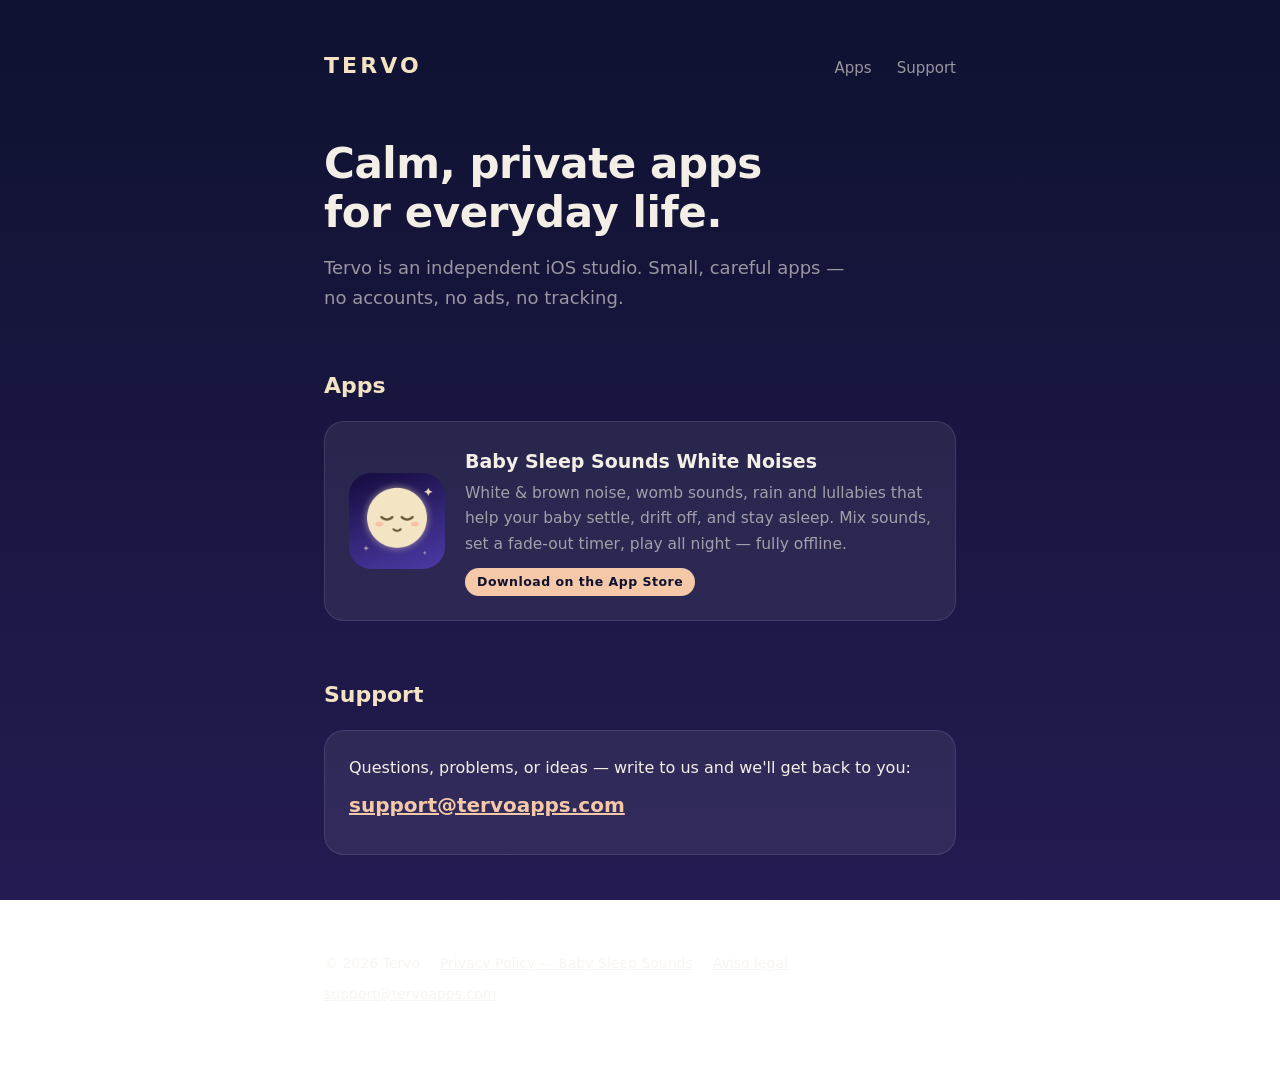
<file: index.html>
<!doctype html>
<html lang="en">
<head>
    <meta charset="utf-8">
    <meta name="viewport" content="width=device-width, initial-scale=1">
    <title>Tervo — calm, private iOS apps</title>
    <meta name="description" content="Tervo is an independent iOS studio. Small, careful apps with no accounts, no ads, and no tracking. Support for Baby Sleep Sounds White Noises.">
    <link rel="stylesheet" href="/assets/style.css">
    <link rel="icon" type="image/png" href="/assets/favicon.png">
    <link rel="apple-touch-icon" href="/assets/apple-touch-icon.png">
</head>
<body>
    <div class="page">
        <header class="site">
            <a class="wordmark" href="/">TERVO</a>
            <nav>
                <a href="#apps">Apps</a>
                <a href="#support">Support</a>
            </nav>
        </header>

        <main>
            <h1>Calm, private apps<br>for everyday life.</h1>
            <p class="lede">Tervo is an independent iOS studio. Small, careful apps —
            no accounts, no ads, no tracking.</p>

            <section id="apps">
                <h2>Apps</h2>
                <div class="app-card">
                    <img src="/assets/babysleepsounds-icon.png" alt="Baby Sleep Sounds app icon — a sleeping moon on a night sky">
                    <div>
                        <div class="name">Baby Sleep Sounds White Noises</div>
                        <p class="blurb">White &amp; brown noise, womb sounds, rain and lullabies
                        that help your baby settle, drift off, and stay asleep. Mix sounds,
                        set a fade-out timer, play all night — fully offline.</p>
                        <a class="badge-store" href="https://apps.apple.com/app/baby-sleep-sounds-white-noises/id6799105468">Download on the App&nbsp;Store</a>
                    </div>
                </div>
            </section>

            <section id="support">
                <h2>Support</h2>
                <div class="support-box">
                    <p>Questions, problems, or ideas — write to us and we'll get back to you:</p>
                    <p class="email"><a href="mailto:support@tervoapps.com">support@tervoapps.com</a></p>
                </div>
            </section>
        </main>

        <footer>
            <span>© 2026 Tervo</span>
            <a href="/babysleepsounds/privacy/">Privacy Policy — Baby Sleep Sounds</a>
            <a href="/aviso-legal/">Aviso legal</a>
            <a href="mailto:support@tervoapps.com">support@tervoapps.com</a>
        </footer>
    </div>
</body>
</html>
</file>
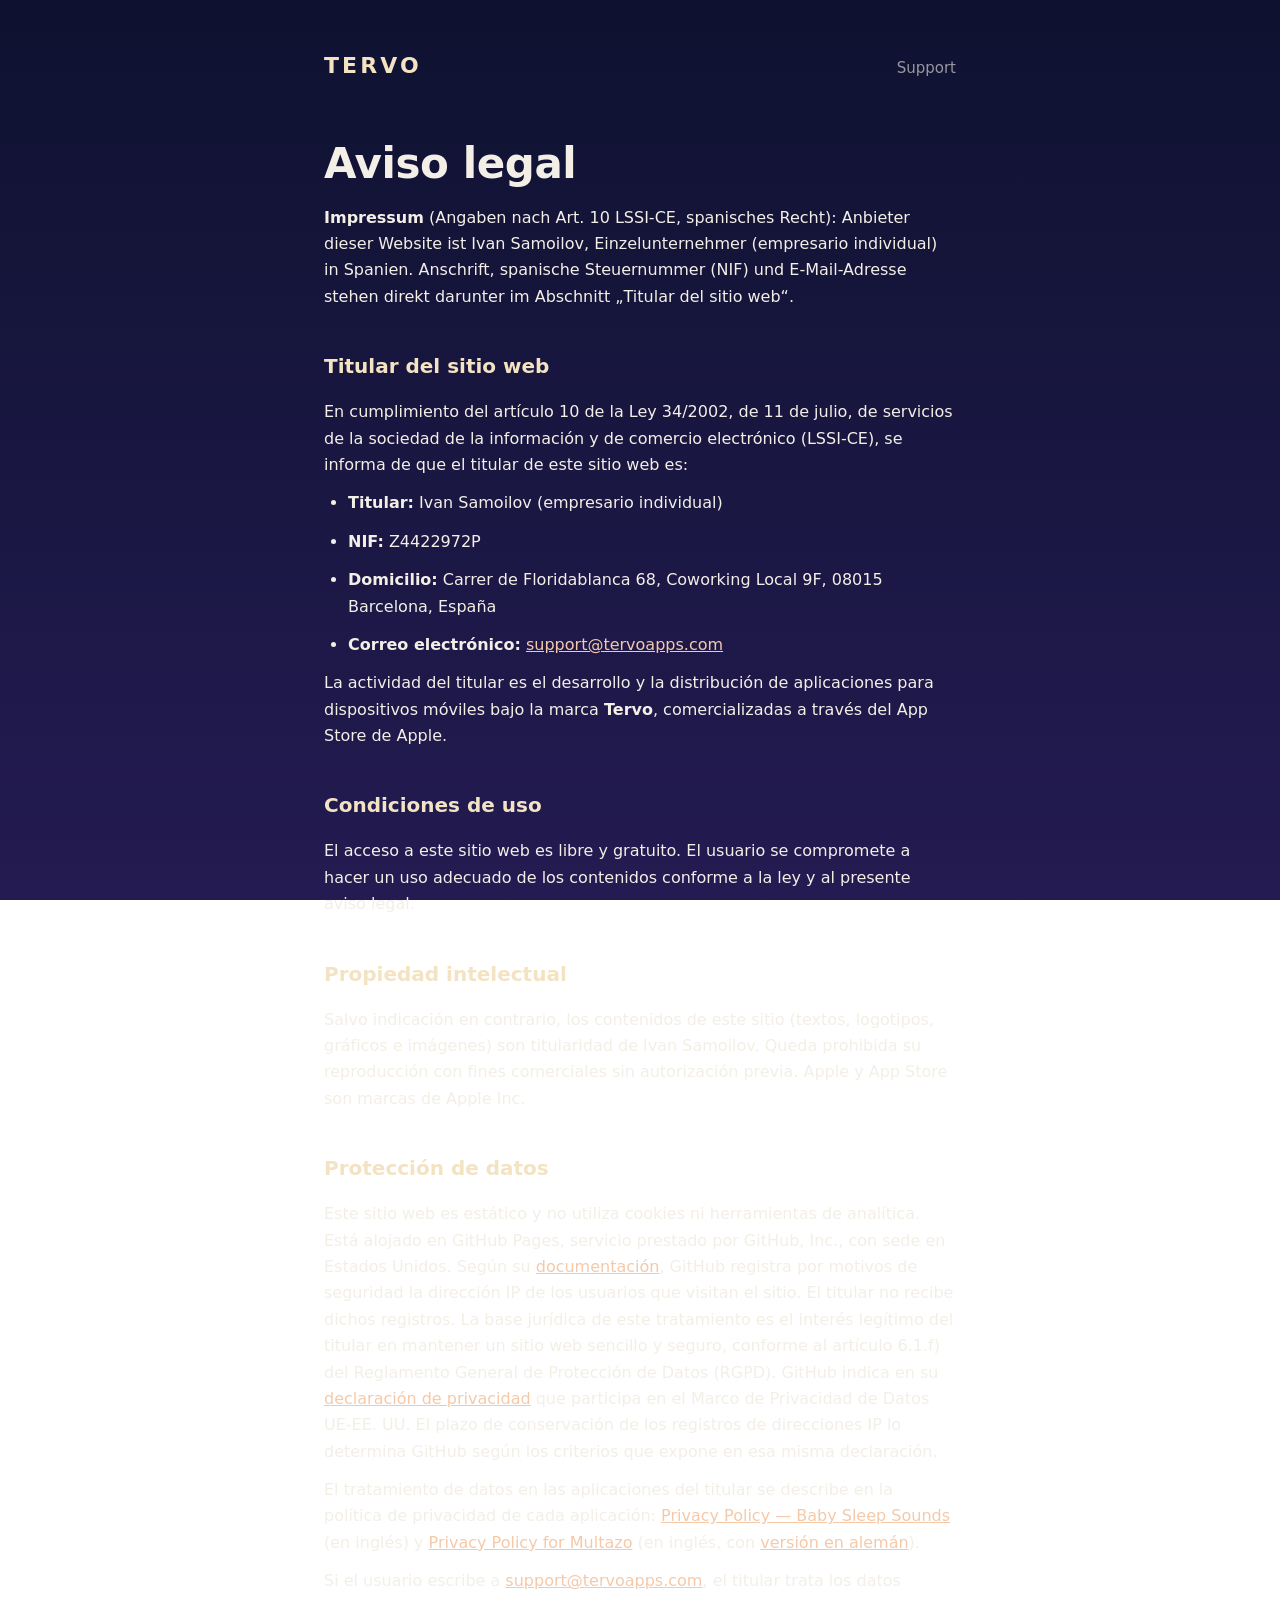
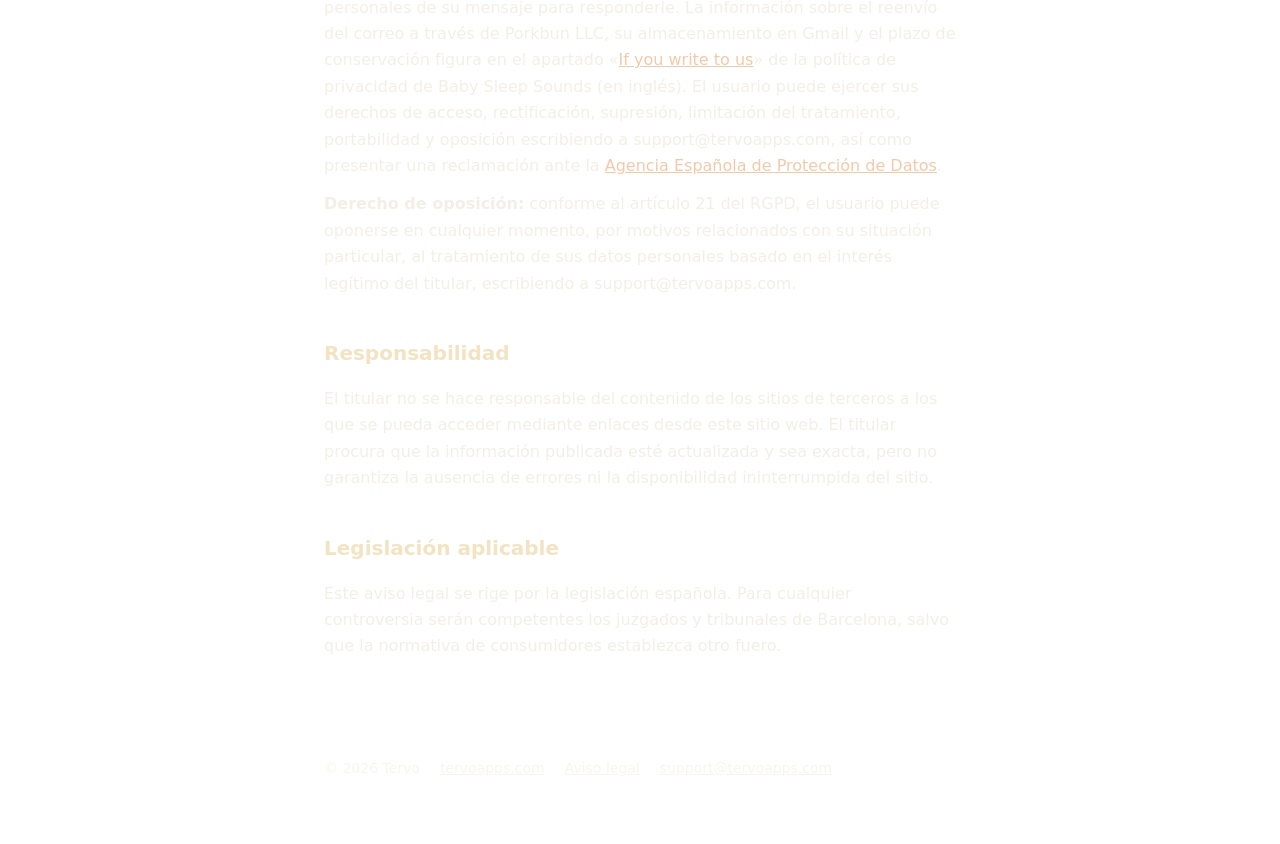
<file: aviso-legal/index.html>
<!doctype html>
<html lang="es">
<head>
    <meta charset="utf-8">
    <meta name="viewport" content="width=device-width, initial-scale=1">
    <title>Aviso legal — Tervo</title>
    <meta name="description" content="Aviso legal de tervoapps.com (Tervo), en cumplimiento del art. 10 de la LSSI-CE.">
    <link rel="stylesheet" href="/assets/style.css">
    <link rel="icon" type="image/png" href="/assets/favicon.png">
    <link rel="apple-touch-icon" href="/assets/apple-touch-icon.png">
</head>
<body>
    <div class="page privacy">
        <header class="site">
            <a class="wordmark" href="/">TERVO</a>
            <nav>
                <a href="/#support">Support</a>
            </nav>
        </header>

        <main>
            <h1>Aviso legal</h1>
            <p lang="de"><strong>Impressum</strong> (Angaben nach Art. 10 LSSI-CE, spanisches
            Recht): Anbieter dieser Website ist Ivan Samoilov, Einzelunternehmer
            (<span lang="es">empresario individual</span>) in Spanien. Anschrift, spanische
            Steuernummer (NIF) und E-Mail-Adresse stehen direkt darunter im Abschnitt
            „<span lang="es">Titular del sitio web</span>“.</p>

            <h2>Titular del sitio web</h2>
            <p>En cumplimiento del artículo 10 de la Ley 34/2002, de 11 de julio, de
            servicios de la sociedad de la información y de comercio electrónico
            (LSSI-CE), se informa de que el titular de este sitio web es:</p>
            <ul>
                <li><strong>Titular:</strong> Ivan Samoilov (empresario individual)</li>
                <li><strong>NIF:</strong> Z4422972P</li>
                <li><strong>Domicilio:</strong> Carrer de Floridablanca 68, Coworking
                Local 9F, 08015 Barcelona, España</li>
                <li><strong>Correo electrónico:</strong>
                <a href="mailto:support@tervoapps.com">support@tervoapps.com</a></li>
            </ul>
            <p>La actividad del titular es el desarrollo y la distribución de
            aplicaciones para dispositivos móviles bajo la marca <strong>Tervo</strong>,
            comercializadas a través del App Store de Apple.</p>

            <h2>Condiciones de uso</h2>
            <p>El acceso a este sitio web es libre y gratuito. El usuario se compromete
            a hacer un uso adecuado de los contenidos conforme a la ley y al presente
            aviso legal.</p>

            <h2>Propiedad intelectual</h2>
            <p>Salvo indicación en contrario, los contenidos de este sitio (textos,
            logotipos, gráficos e imágenes) son titularidad de Ivan Samoilov. Queda
            prohibida su reproducción con fines comerciales sin autorización previa.
            Apple y App Store son marcas de Apple Inc.</p>

            <h2>Protección de datos</h2>
            <p>Este sitio web es estático y no utiliza cookies ni herramientas de
            analítica. Está alojado en GitHub Pages, servicio prestado por GitHub, Inc., con
            sede en Estados Unidos. Según su
            <a href="https://docs.github.com/es/pages/getting-started-with-github-pages/what-is-github-pages">documentación</a>,
            GitHub registra por motivos de seguridad la dirección IP de los usuarios que
            visitan el sitio. El titular no recibe dichos registros. La base jurídica de este
            tratamiento es el interés legítimo del titular en mantener un sitio web sencillo y
            seguro, conforme al artículo&nbsp;6.1.f) del Reglamento General de Protección de
            Datos (RGPD). GitHub indica en su
            <a href="https://docs.github.com/es/site-policy/privacy-policies/github-general-privacy-statement">declaración de privacidad</a>
            que participa en el Marco de Privacidad de Datos UE-EE.&nbsp;UU. El plazo de
            conservación de los registros de direcciones IP lo determina GitHub según los
            criterios que expone en esa misma declaración.</p>
            <p>El tratamiento de datos en las
            aplicaciones del titular se describe en la política de privacidad de cada
            aplicación: <a href="/babysleepsounds/privacy/">Privacy Policy — Baby Sleep
            Sounds</a> (en inglés) y <a href="/multazo/privacy/">Privacy Policy for
            Multazo</a> (en inglés, con <a href="/multazo/privacy/de/" hreflang="de">versión en
            alemán</a>).</p>
            <p>Si el usuario escribe a
            <a href="mailto:support@tervoapps.com">support@tervoapps.com</a>, el titular trata
            los datos personales de su mensaje para responderle. La información sobre el
            reenvío del correo a través de Porkbun LLC, su almacenamiento en Gmail y el plazo
            de conservación figura en el apartado
            «<a href="/babysleepsounds/privacy/#contact-us">If you write to us</a>» de la
            política de privacidad de Baby Sleep Sounds (en inglés). El usuario puede ejercer
            sus derechos de acceso, rectificación, supresión, limitación del tratamiento,
            portabilidad y oposición escribiendo a support@tervoapps.com, así como presentar
            una reclamación ante la
            <a href="https://www.aepd.es/">Agencia Española de Protección de Datos</a>.</p>
            <p><strong>Derecho de oposición:</strong> conforme al artículo&nbsp;21 del RGPD, el
            usuario puede oponerse en cualquier momento, por motivos relacionados con su
            situación particular, al tratamiento de sus datos personales basado en el interés
            legítimo del titular, escribiendo a support@tervoapps.com.</p>

            <h2>Responsabilidad</h2>
            <p>El titular no se hace responsable del contenido de los sitios de
            terceros a los que se pueda acceder mediante enlaces desde este sitio web.
            El titular procura que la información publicada esté actualizada y sea
            exacta, pero no garantiza la ausencia de errores ni la disponibilidad
            ininterrumpida del sitio.</p>

            <h2>Legislación aplicable</h2>
            <p>Este aviso legal se rige por la legislación española. Para cualquier
            controversia serán competentes los juzgados y tribunales de Barcelona,
            salvo que la normativa de consumidores establezca otro fuero.</p>
        </main>

        <footer>
            <span>© 2026 Tervo</span>
            <a href="/">tervoapps.com</a>
            <a href="/aviso-legal/">Aviso legal</a>
            <a href="mailto:support@tervoapps.com">support@tervoapps.com</a>
        </footer>
    </div>
</body>
</html>
</file>
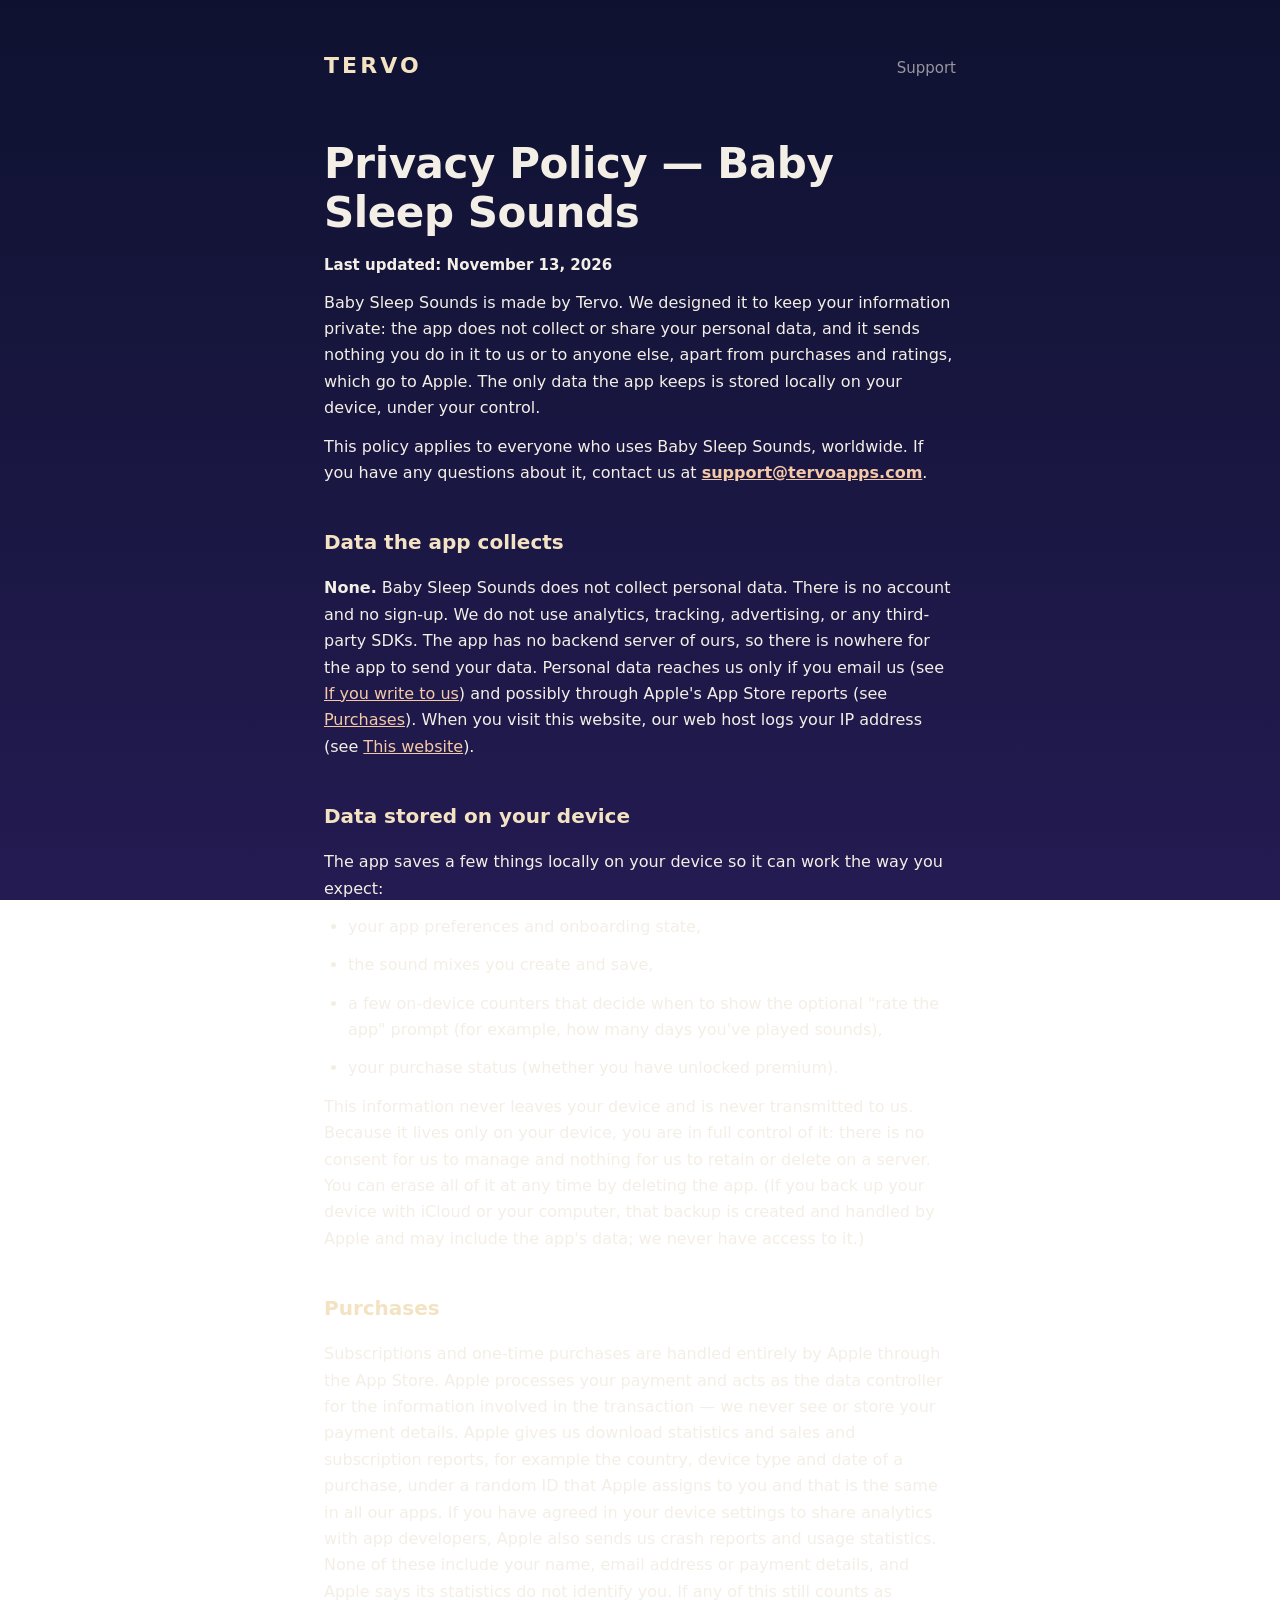
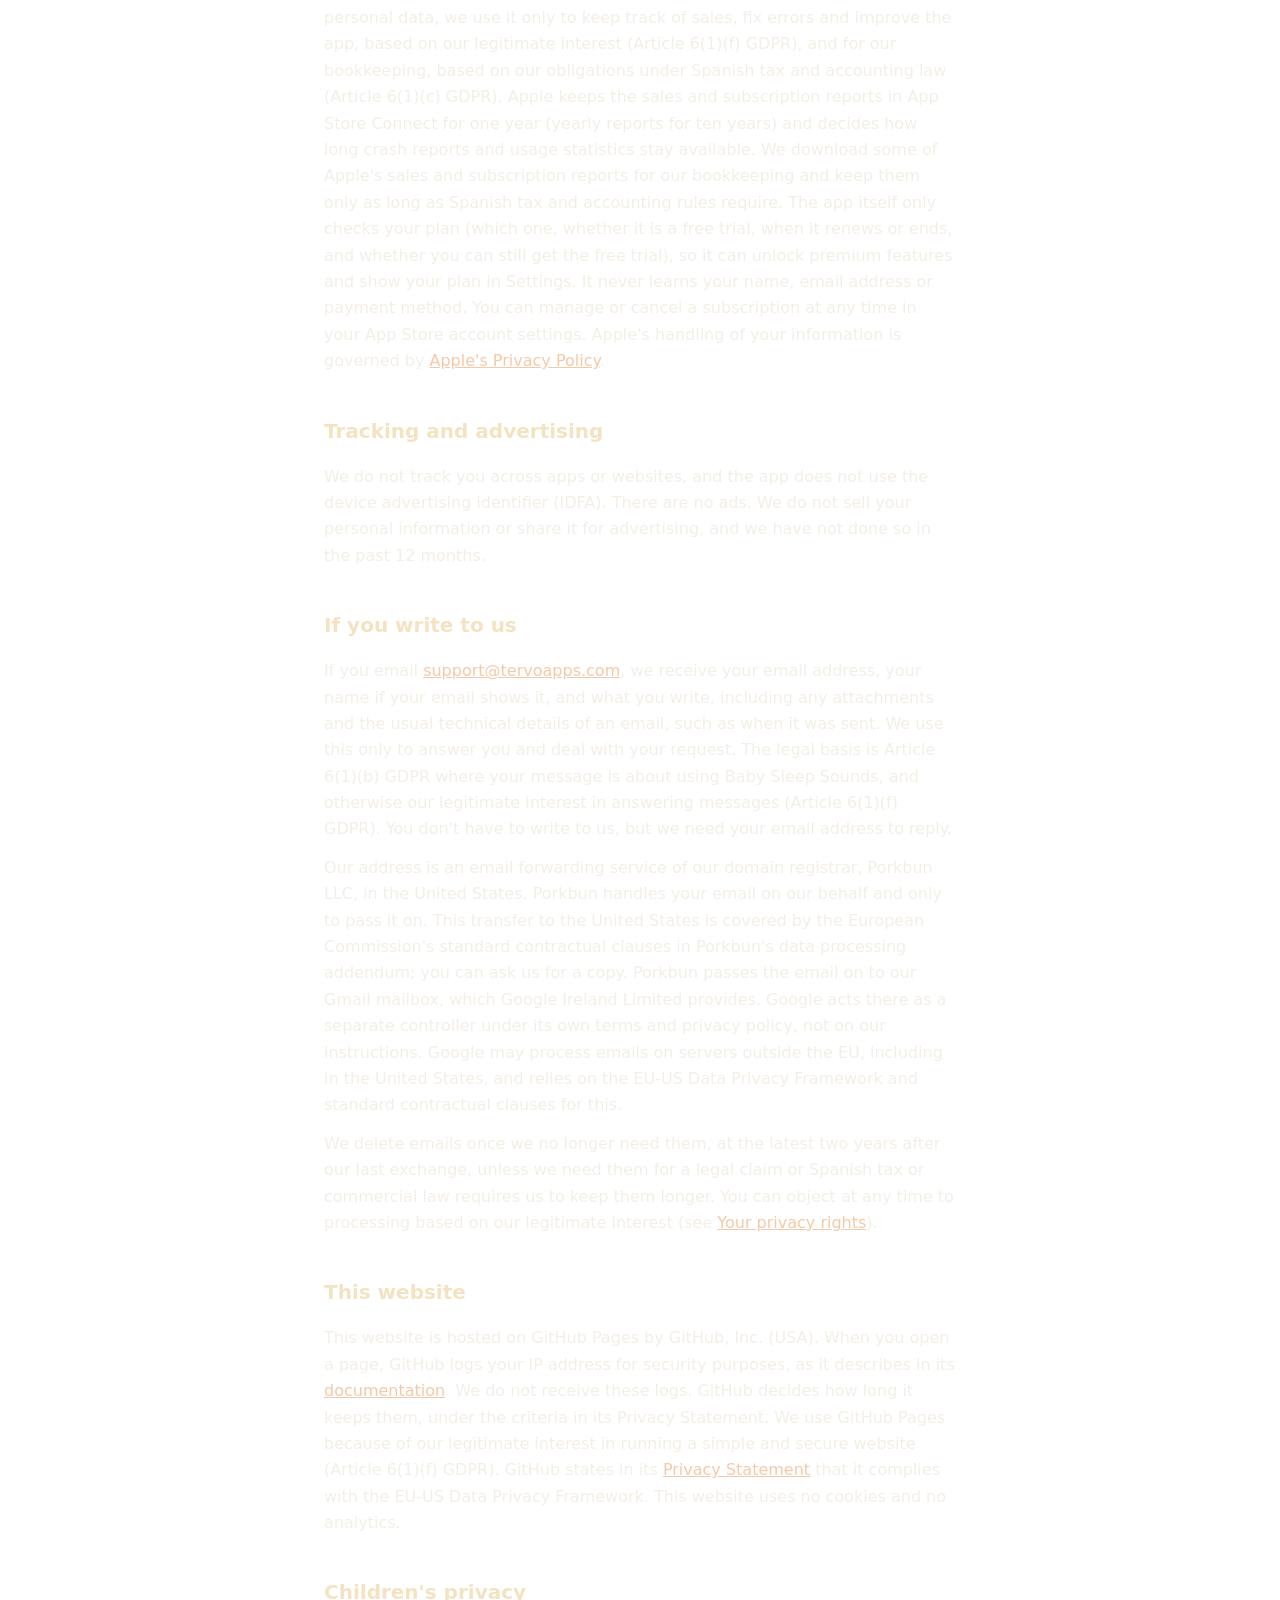
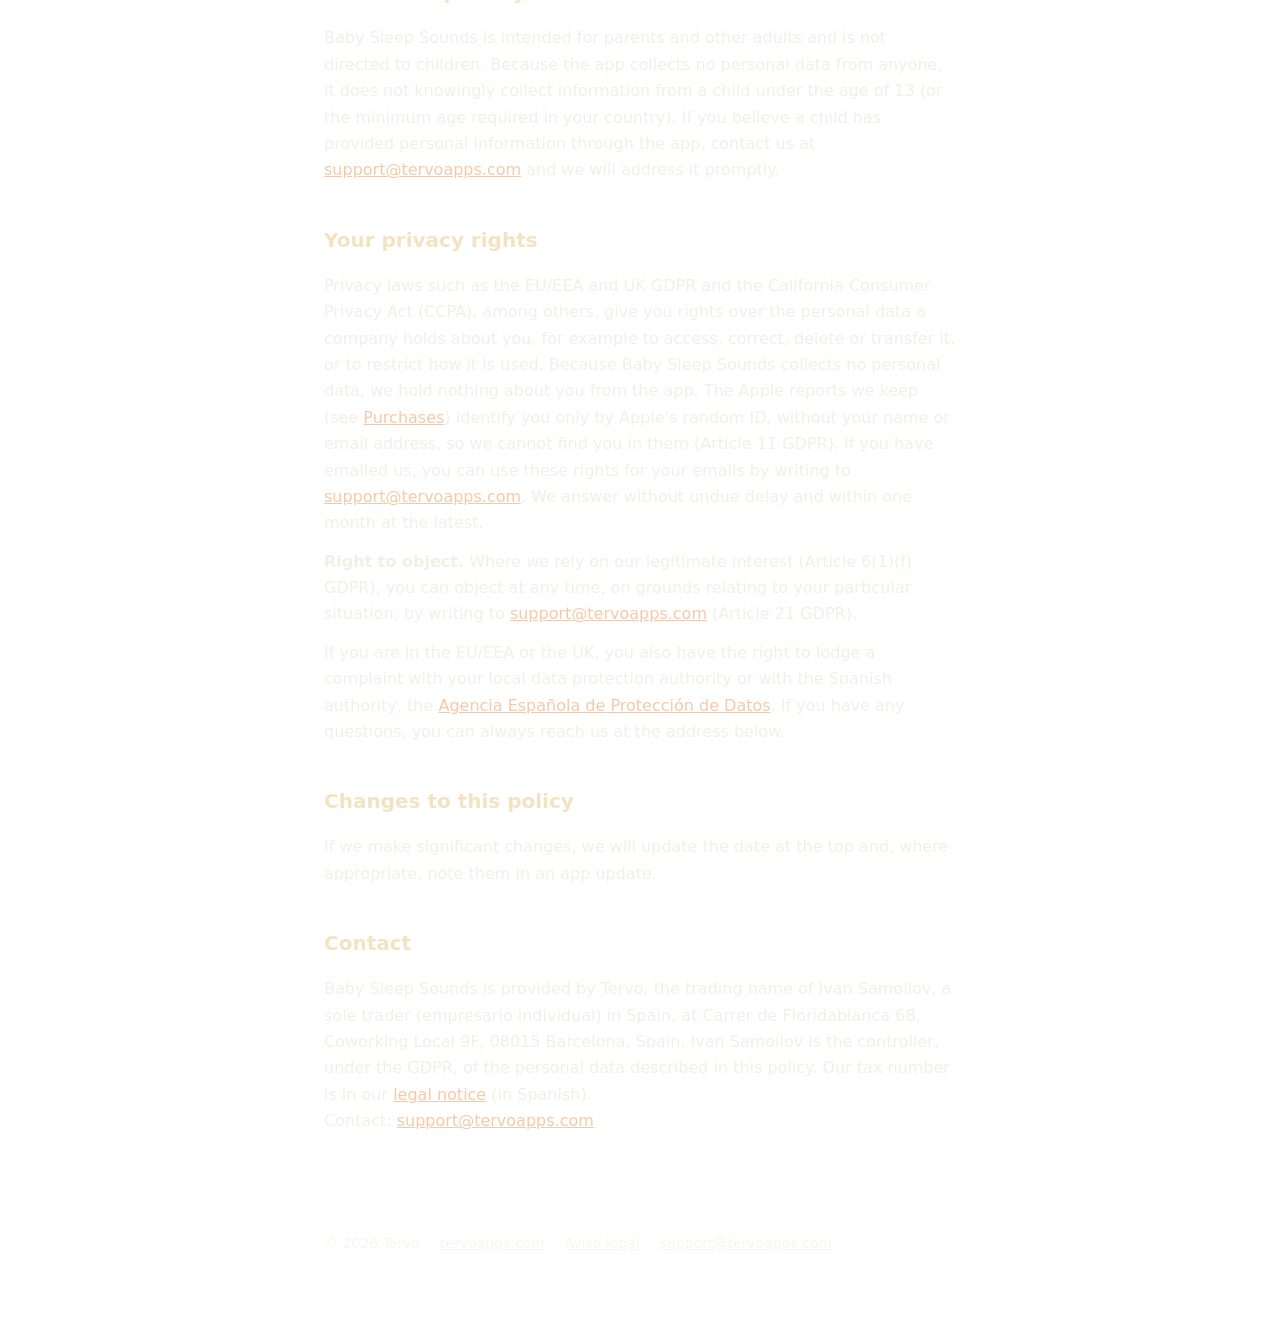
<file: babysleepsounds/privacy/index.html>
<!doctype html>
<html lang="en">
<head>
    <meta charset="utf-8">
    <meta name="viewport" content="width=device-width, initial-scale=1">
    <title>Privacy Policy — Baby Sleep Sounds</title>
    <meta name="description" content="Privacy Policy for Baby Sleep Sounds White Noises by Tervo. The app collects no personal data — no accounts, no analytics, no tracking, no ads.">
    <link rel="stylesheet" href="/assets/style.css">
    <link rel="icon" type="image/png" href="/assets/favicon.png">
    <link rel="apple-touch-icon" href="/assets/apple-touch-icon.png">
</head>
<body>
    <div class="page privacy">
        <header class="site">
            <a class="wordmark" href="/">TERVO</a>
            <nav>
                <a href="/#support">Support</a>
            </nav>
        </header>

        <main>
            <h1>Privacy Policy — Baby Sleep Sounds</h1>
            <p class="updated"><strong>Last updated: November 13, 2026</strong></p>

            <p>Baby Sleep Sounds is made by Tervo. We designed it to keep your information
            private: the app does not collect or share your personal data, and it sends
            nothing you do in it to us or to anyone else, apart from purchases and ratings,
            which go to Apple. The only data the app keeps is stored
            locally on your device, under your control.</p>

            <p>This policy applies to everyone who uses Baby Sleep Sounds, worldwide. If you
            have any questions about it, contact us at
            <strong><a href="mailto:support@tervoapps.com">support@tervoapps.com</a></strong>.</p>

            <h2>Data the app collects</h2>
            <p><strong>None.</strong> Baby Sleep Sounds does not collect personal data. There
            is no account and no sign-up. We do not use analytics, tracking, advertising, or
            any third-party SDKs. The app has no backend server of ours, so there is nowhere
            for the app to send your data. Personal data reaches us only if you email us (see
            <a href="#contact-us">If you write to us</a>) and possibly through Apple's App Store
            reports (see <a href="#purchases">Purchases</a>). When you visit this website, our
            web host logs your IP address (see <a href="#website">This website</a>).</p>

            <h2>Data stored on your device</h2>
            <p>The app saves a few things locally on your device so it can work the way you
            expect:</p>
            <ul>
                <li>your app preferences and onboarding state,</li>
                <li>the sound mixes you create and save,</li>
                <li>a few on-device counters that decide when to show the optional
                "rate the app" prompt (for example, how many days you've played sounds),</li>
                <li>your purchase status (whether you have unlocked premium).</li>
            </ul>
            <p>This information never leaves your device and is never transmitted to us.
            Because it lives only on your device, you are in full control of it: there is no
            consent for us to manage and nothing for us to retain or delete on a server. You
            can erase all of it at any time by deleting the app. (If you back up your device
            with iCloud or your computer, that backup is created and handled by Apple and may
            include the app's data; we never have access to it.)</p>

            <h2 id="purchases">Purchases</h2>
            <p>Subscriptions and one-time purchases are handled entirely by Apple through the
            App Store. Apple processes your payment and acts as the data controller for the
            information involved in the transaction — we never see or store your payment
            details. Apple gives us download statistics and sales and subscription reports,
            for example the country, device type and date of a purchase, under a random ID
            that Apple assigns to you and that is the same in all our apps. If you have agreed in your device settings to share analytics
            with app developers, Apple also sends us crash reports and usage statistics. None
            of these include your name, email address or payment details, and Apple says its
            statistics do not identify you. If any of this still counts as personal data, we
            use it only to keep track of sales, fix errors and improve the app, based on our
            legitimate interest (Article 6(1)(f) GDPR), and for our bookkeeping, based on our
            obligations under Spanish tax and accounting law (Article 6(1)(c) GDPR). Apple
            keeps the sales and subscription
            reports in App Store Connect for one year (yearly reports for ten years) and decides
            how long crash reports and usage statistics stay available. We download some of
            Apple's sales and subscription reports for our bookkeeping and keep them only as
            long as Spanish tax and accounting rules require. The app itself only checks your plan
            (which one, whether it is a free trial, when it renews or ends, and whether you
            can still get the free trial), so it can unlock premium features and show your
            plan in Settings. It never learns your name, email address or payment method. You
            can manage or cancel a subscription at any time in your App
            Store account settings. Apple's handling of your information is governed by
            <a href="https://www.apple.com/legal/privacy/">Apple's Privacy Policy</a>.</p>

            <h2>Tracking and advertising</h2>
            <p>We do not track you across apps or websites, and the app does not use the
            device advertising identifier (IDFA). There are no ads. We do not sell your
            personal information or share it for advertising, and we have not done so in the
            past 12 months.</p>

            <h2 id="contact-us">If you write to us</h2>
            <p>If you email <a href="mailto:support@tervoapps.com">support@tervoapps.com</a>,
            we receive your email address, your name if your email shows it, and what you
            write, including any attachments and the usual technical details of an email, such
            as when it was sent. We use this only to answer you and deal with your request.
            The legal basis is Article 6(1)(b) GDPR where your message is about using Baby
            Sleep Sounds, and
            otherwise our legitimate interest in answering messages (Article 6(1)(f) GDPR). You
            don't have to write to us, but we need your email address to reply.</p>
            <p>Our address is an email forwarding service of our domain registrar, Porkbun LLC,
            in the United States. Porkbun handles your email on our behalf and only to pass it
            on. This transfer to the United States is covered by the European Commission's
            standard contractual clauses in Porkbun's data processing addendum; you can ask us
            for a copy. Porkbun passes the email on to our Gmail mailbox, which Google Ireland
            Limited provides. Google acts there as a separate controller under its own terms
            and privacy policy, not on our instructions. Google may process emails on servers
            outside the EU, including in the United States, and relies on the EU-US Data
            Privacy Framework and standard contractual clauses for this.</p>
            <p>We delete emails once we no longer need them, at the latest two years after our
            last exchange, unless we need them for a legal claim or Spanish tax or commercial
            law requires us to keep them longer. You can object at any time to processing
            based on our legitimate interest (see <a href="#rights">Your privacy
            rights</a>).</p>

            <h2 id="website">This website</h2>
            <p>This website is hosted on GitHub Pages by GitHub, Inc. (USA). When you open a
            page, GitHub logs your IP address for security purposes, as it describes in its
            <a href="https://docs.github.com/en/pages/getting-started-with-github-pages/what-is-github-pages">documentation</a>.
            We do not receive these logs. GitHub decides how long it keeps them, under the
            criteria in its Privacy Statement. We use GitHub Pages because of our legitimate
            interest in running a simple and secure website (Article 6(1)(f) GDPR). GitHub
            states in its
            <a href="https://docs.github.com/en/site-policy/privacy-policies/github-general-privacy-statement">Privacy Statement</a>
            that it complies with the EU-US Data Privacy Framework. This website uses no cookies
            and no analytics.</p>

            <h2>Children's privacy</h2>
            <p>Baby Sleep Sounds is intended for parents and other adults and is not directed
            to children. Because the app collects no personal data from anyone, it does not
            knowingly collect information from a child under the age of 13 (or the minimum
            age required in your country). If you believe a child has provided personal
            information through the app, contact us at
            <a href="mailto:support@tervoapps.com">support@tervoapps.com</a> and we will
            address it promptly.</p>

            <h2 id="rights">Your privacy rights</h2>
            <p>Privacy laws such as the EU/EEA and UK GDPR and the California Consumer
            Privacy Act (CCPA), among others, give you rights over the personal data a
            company holds about you, for example to access, correct, delete or transfer it,
            or to restrict how it is used.
            Because Baby Sleep Sounds collects no personal data, we hold nothing about you
            from the app. The Apple reports we keep (see <a href="#purchases">Purchases</a>)
            identify you only by Apple's random ID, without your name or email address, so we
            cannot find you in them (Article 11 GDPR). If you have
            emailed us, you can use these rights for your emails by writing to
            <a href="mailto:support@tervoapps.com">support@tervoapps.com</a>. We answer
            without undue delay and within one month at the latest.</p>
            <p><strong>Right to object.</strong> Where we rely on our legitimate interest
            (Article 6(1)(f) GDPR), you can object at any time, on grounds relating to your
            particular situation, by writing to
            <a href="mailto:support@tervoapps.com">support@tervoapps.com</a> (Article 21
            GDPR).</p>
            <p>If you are in the EU/EEA or the UK, you also have the right to lodge a
            complaint with your local data protection authority or with the Spanish
            authority, the <a href="https://www.aepd.es/">Agencia Española de Protección de
            Datos</a>. If you have any questions, you can always reach us at the address
            below.</p>

            <h2>Changes to this policy</h2>
            <p>If we make significant changes, we will update the date at the top and, where
            appropriate, note them in an app update.</p>

            <h2>Contact</h2>
            <p>Baby Sleep Sounds is provided by Tervo, the trading name of Ivan Samoilov, a
            sole trader (empresario individual) in Spain, at Carrer de Floridablanca 68,
            Coworking Local 9F, 08015 Barcelona, Spain. Ivan Samoilov is the controller,
            under the GDPR, of the personal data described in this policy. Our tax number is
            in our
            <a href="/aviso-legal/">legal notice</a> (in Spanish).<br>
            Contact: <a href="mailto:support@tervoapps.com">support@tervoapps.com</a></p>
        </main>

        <footer>
            <span>© 2026 Tervo</span>
            <a href="/">tervoapps.com</a>
            <a href="/aviso-legal/">Aviso legal</a>
            <a href="mailto:support@tervoapps.com">support@tervoapps.com</a>
        </footer>
    </div>
</body>
</html>
</file>
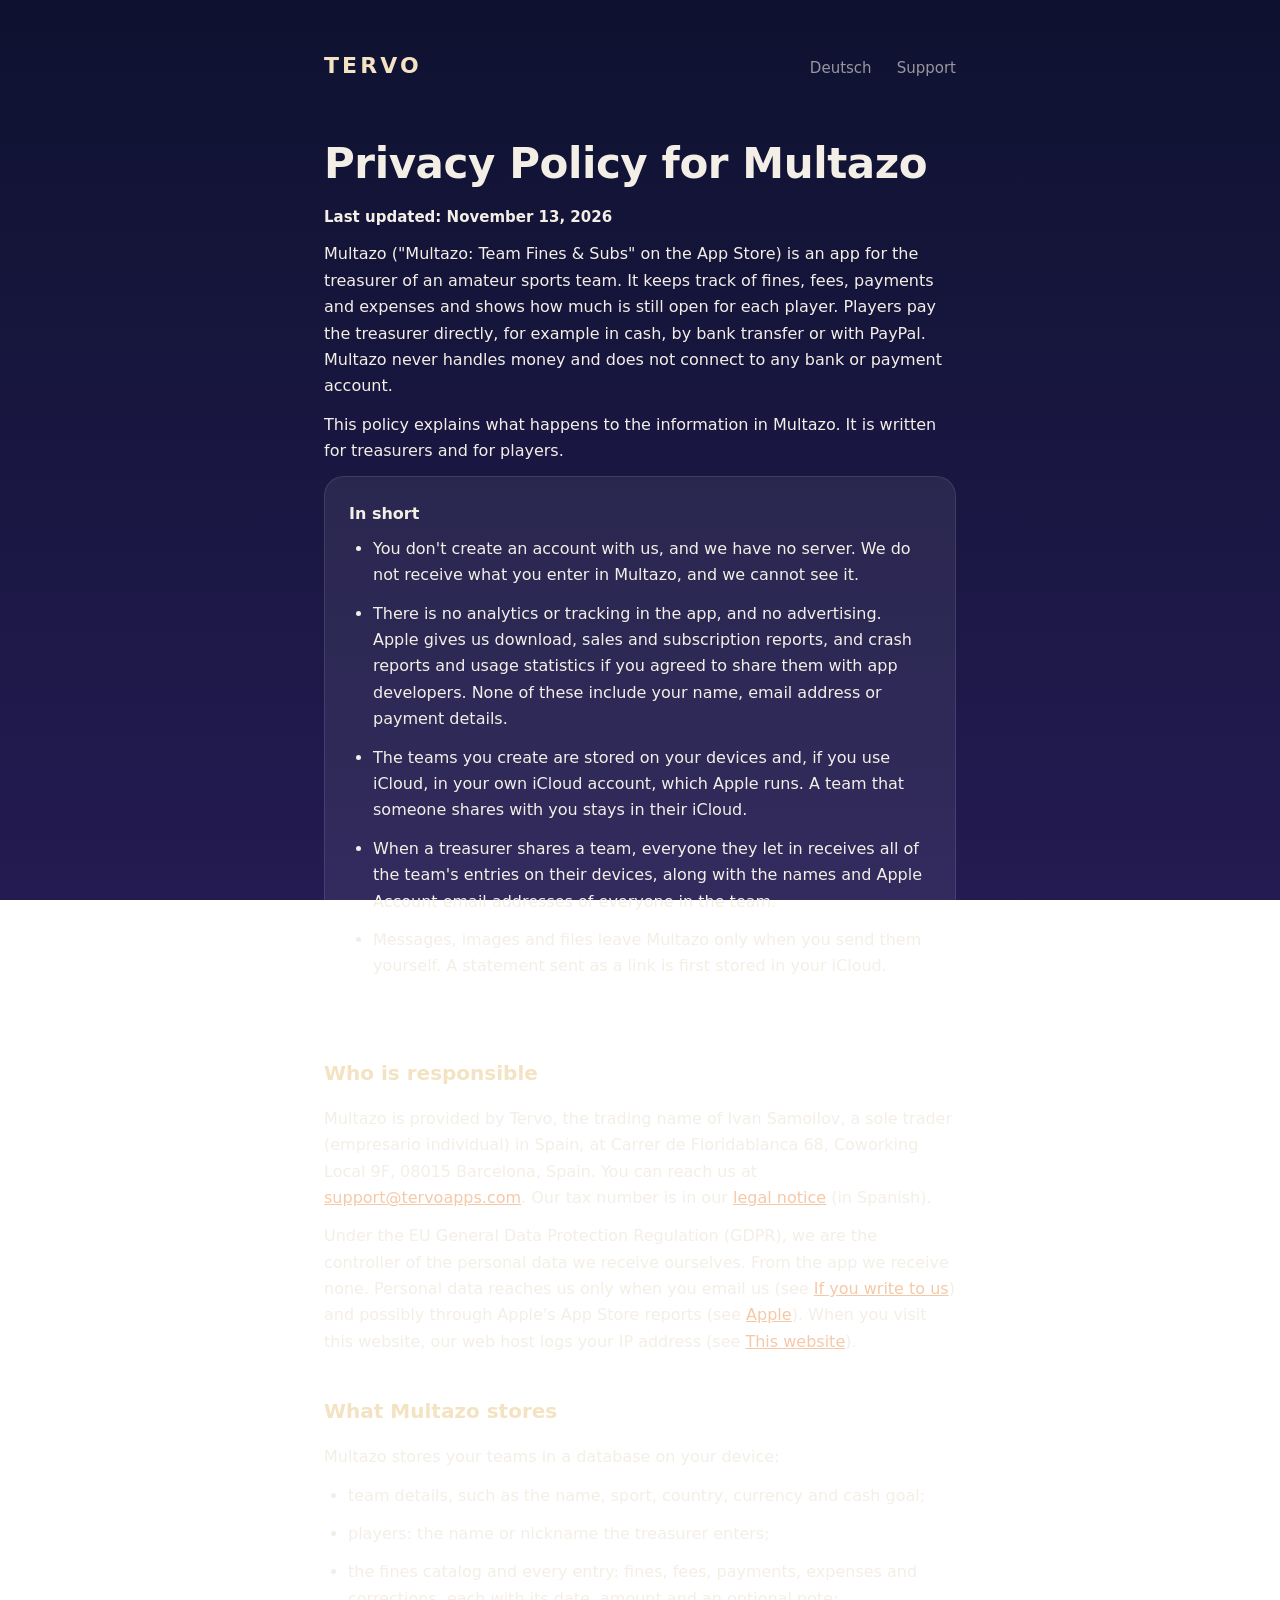
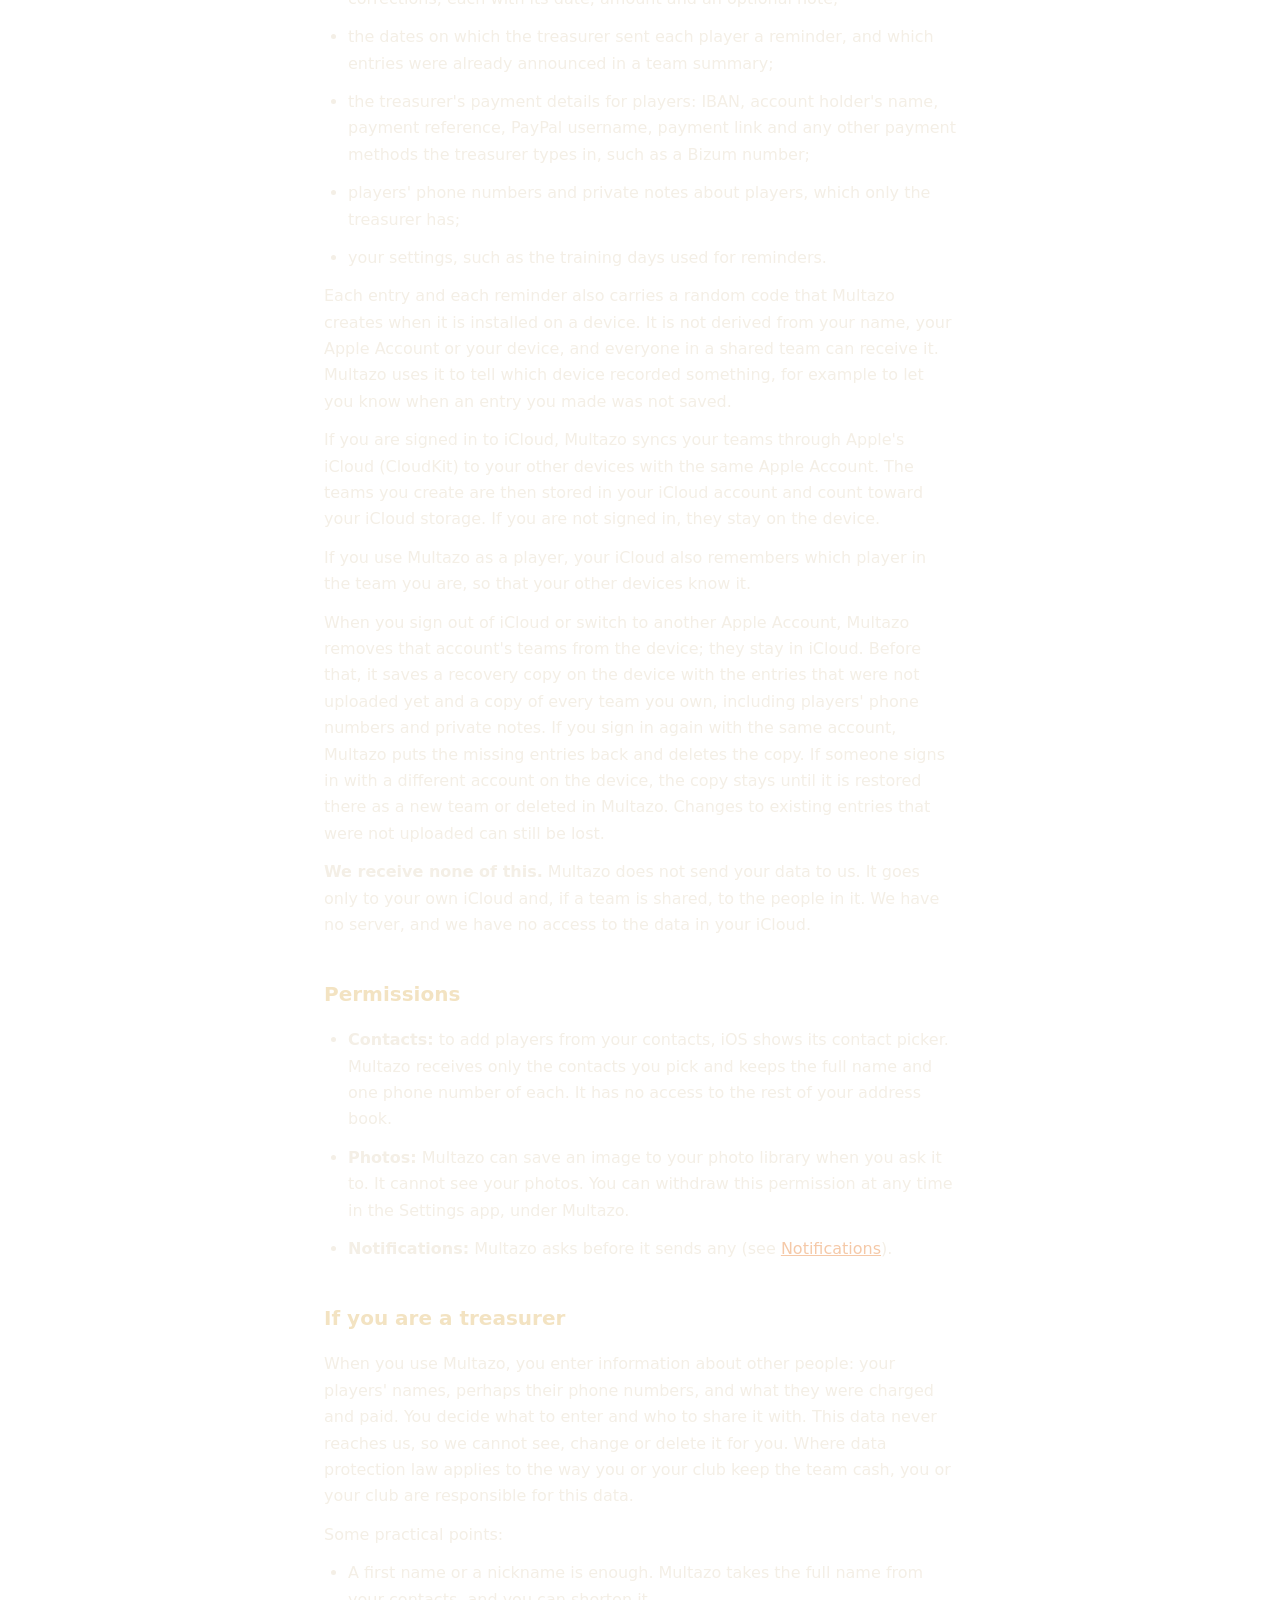
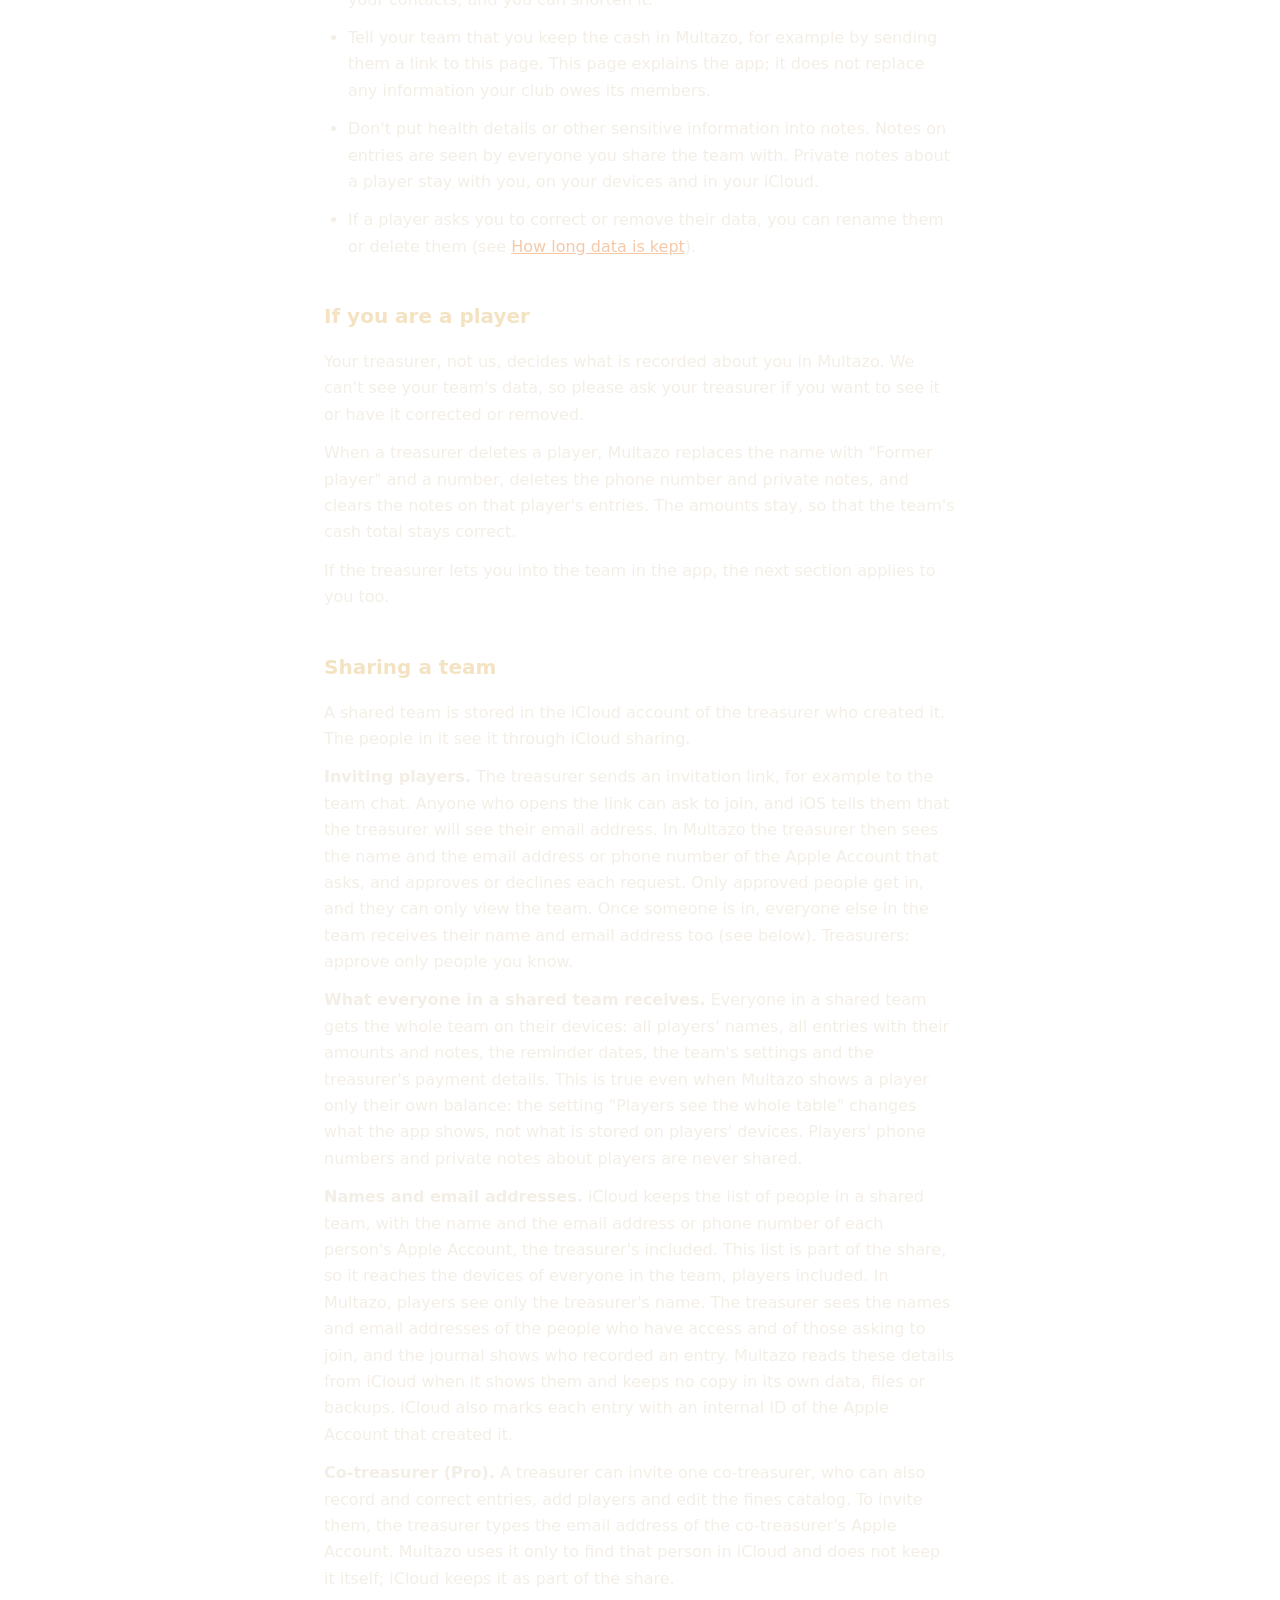
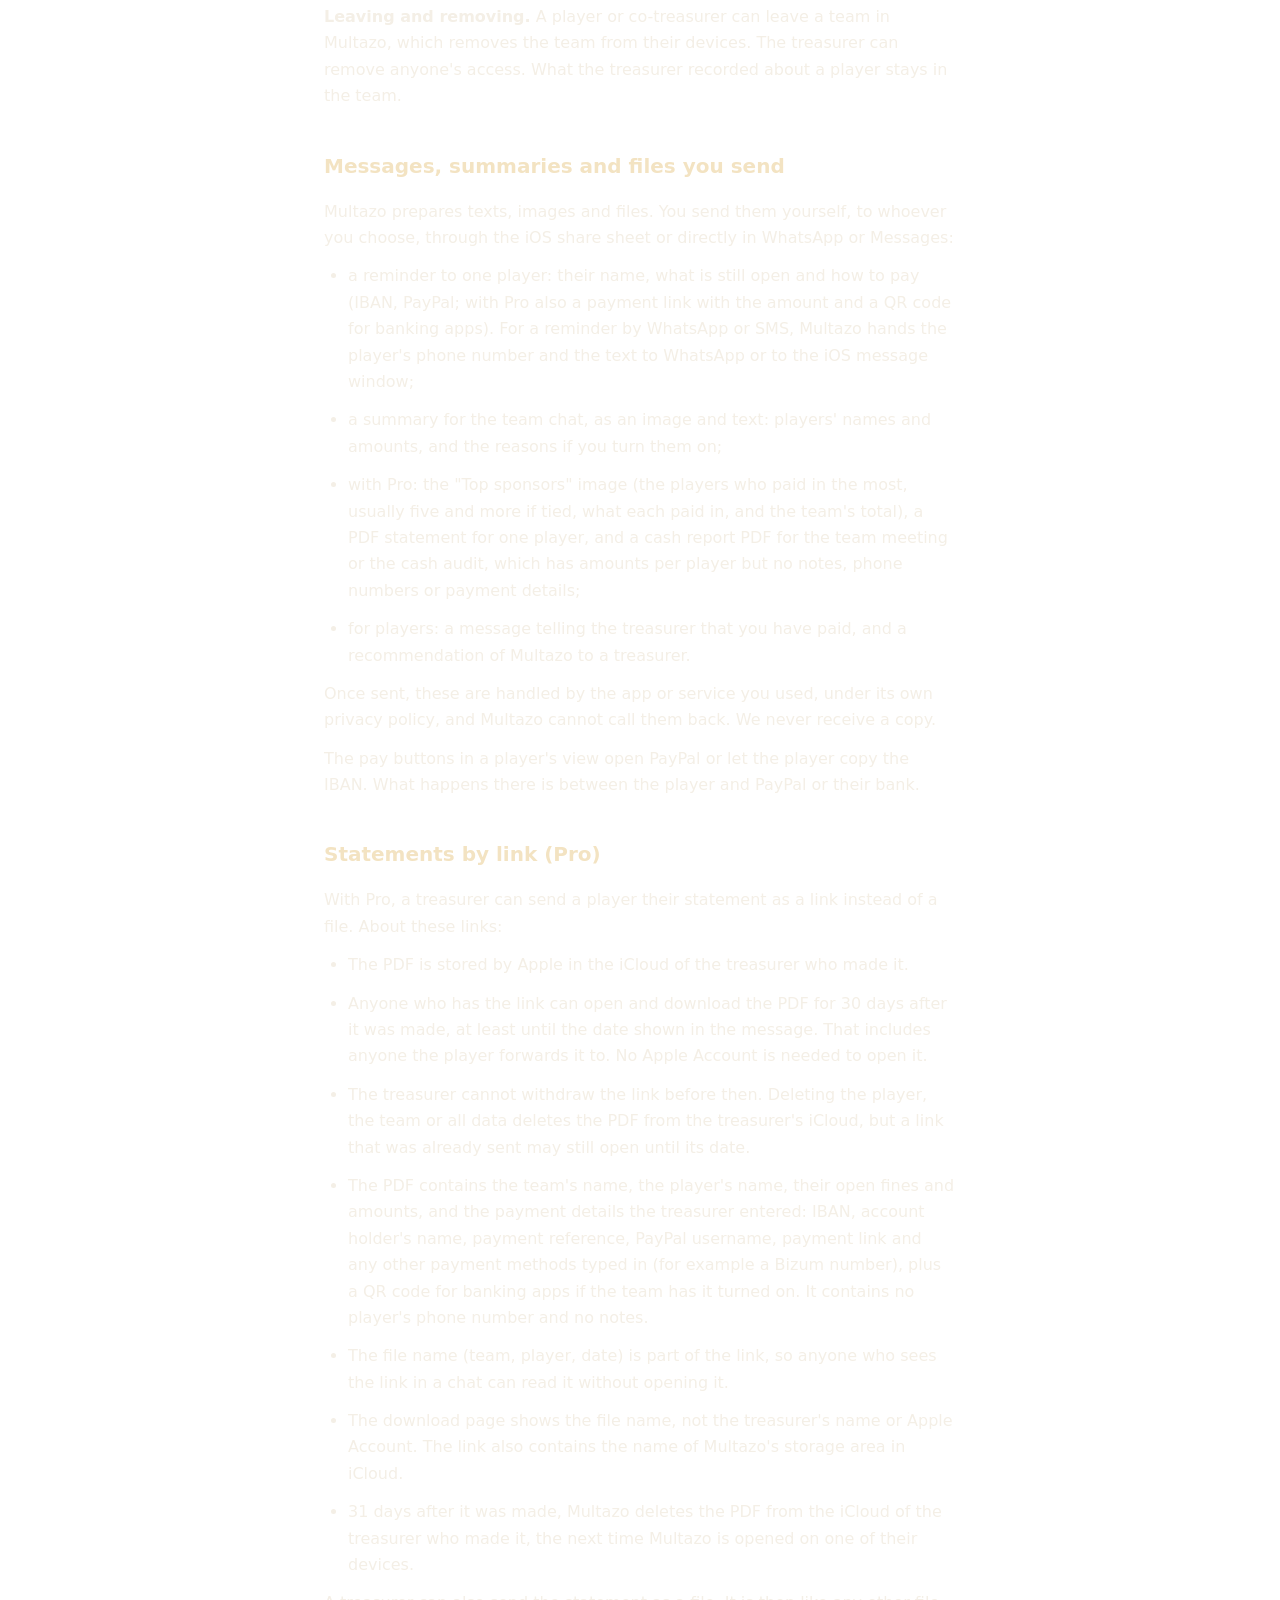
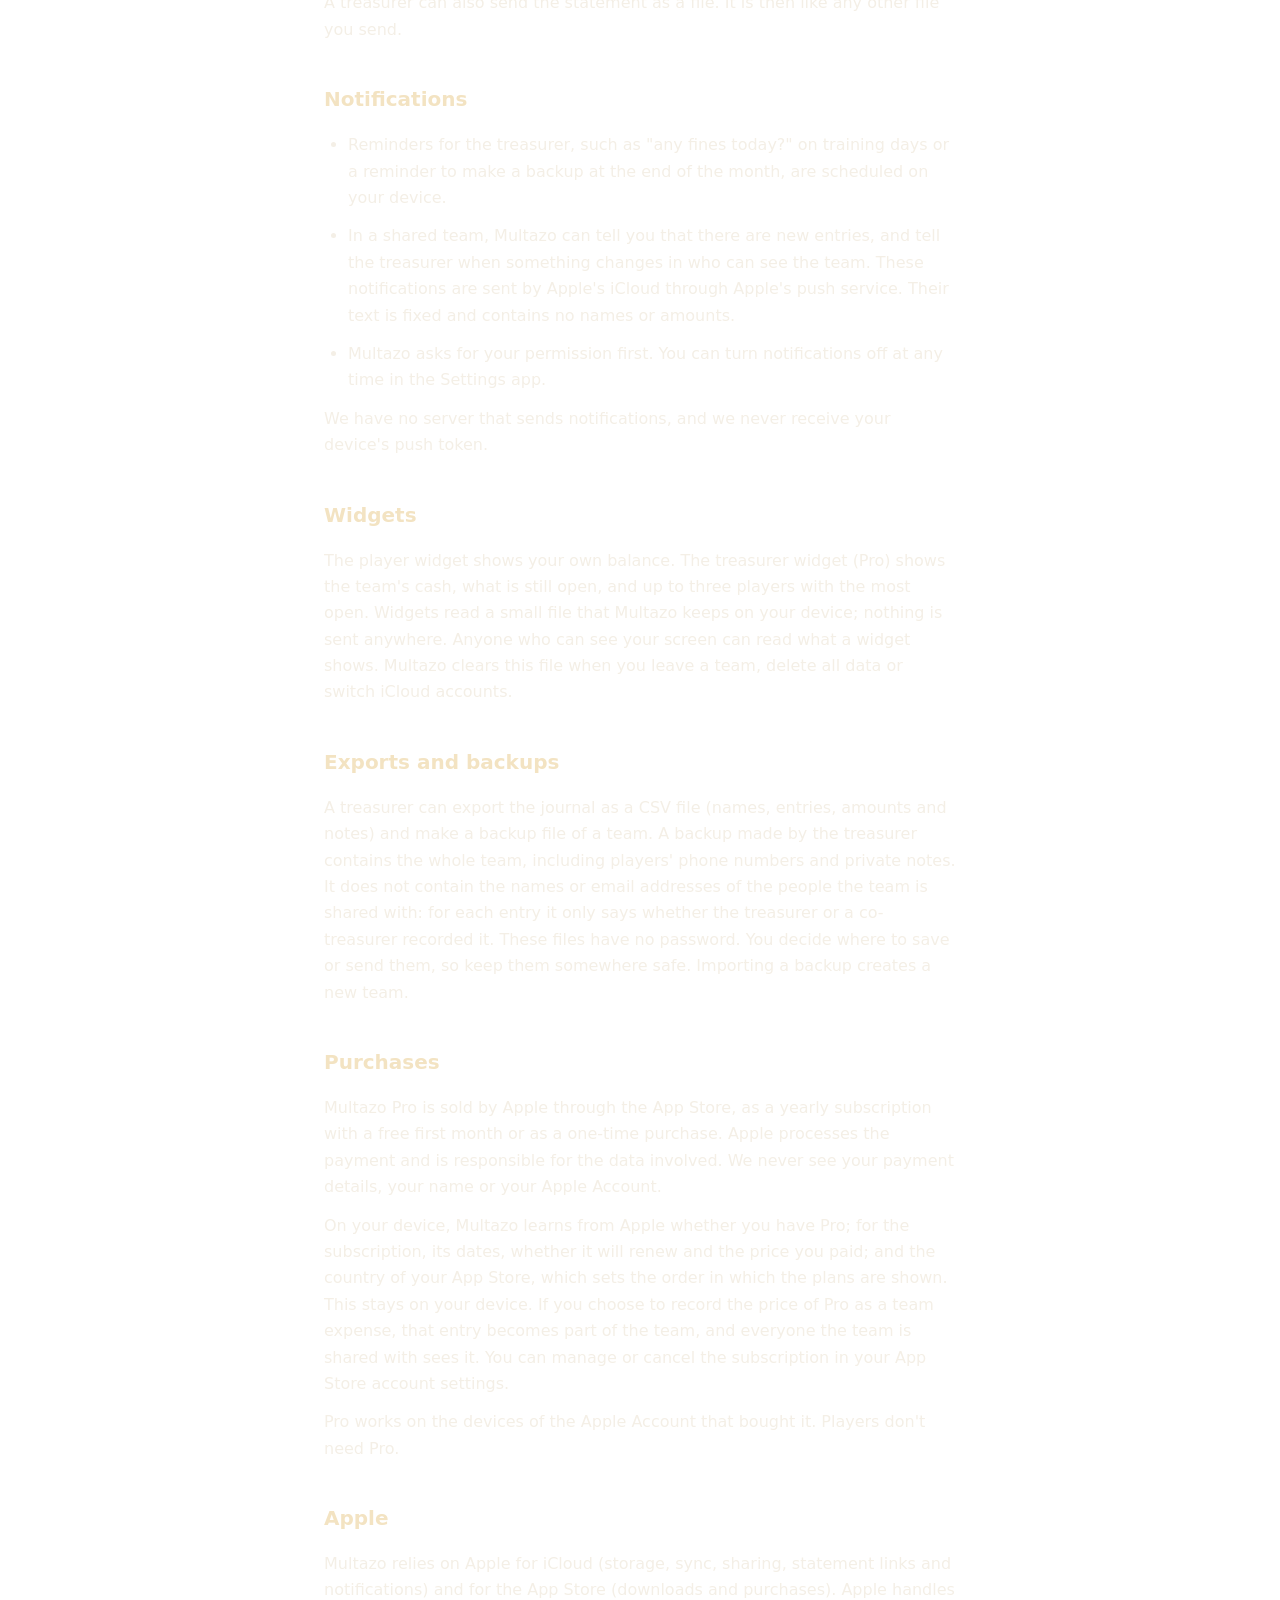
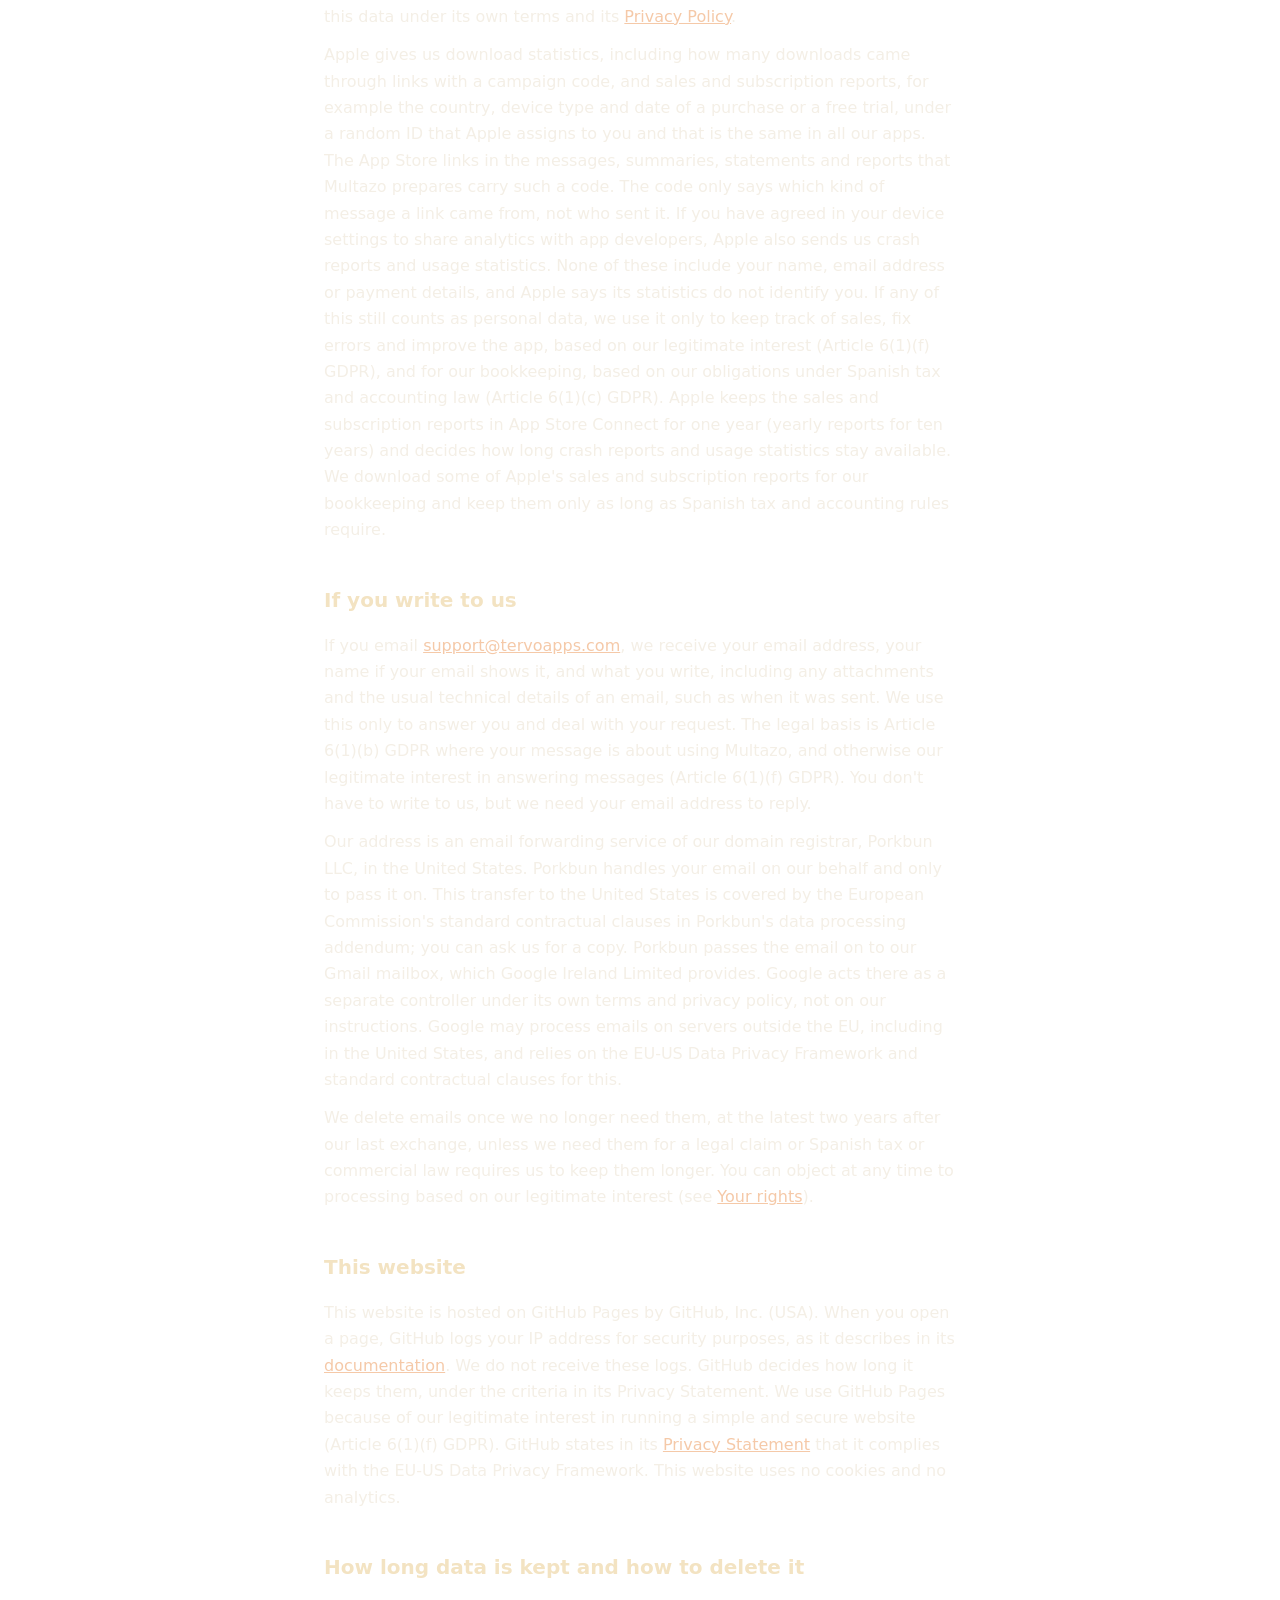
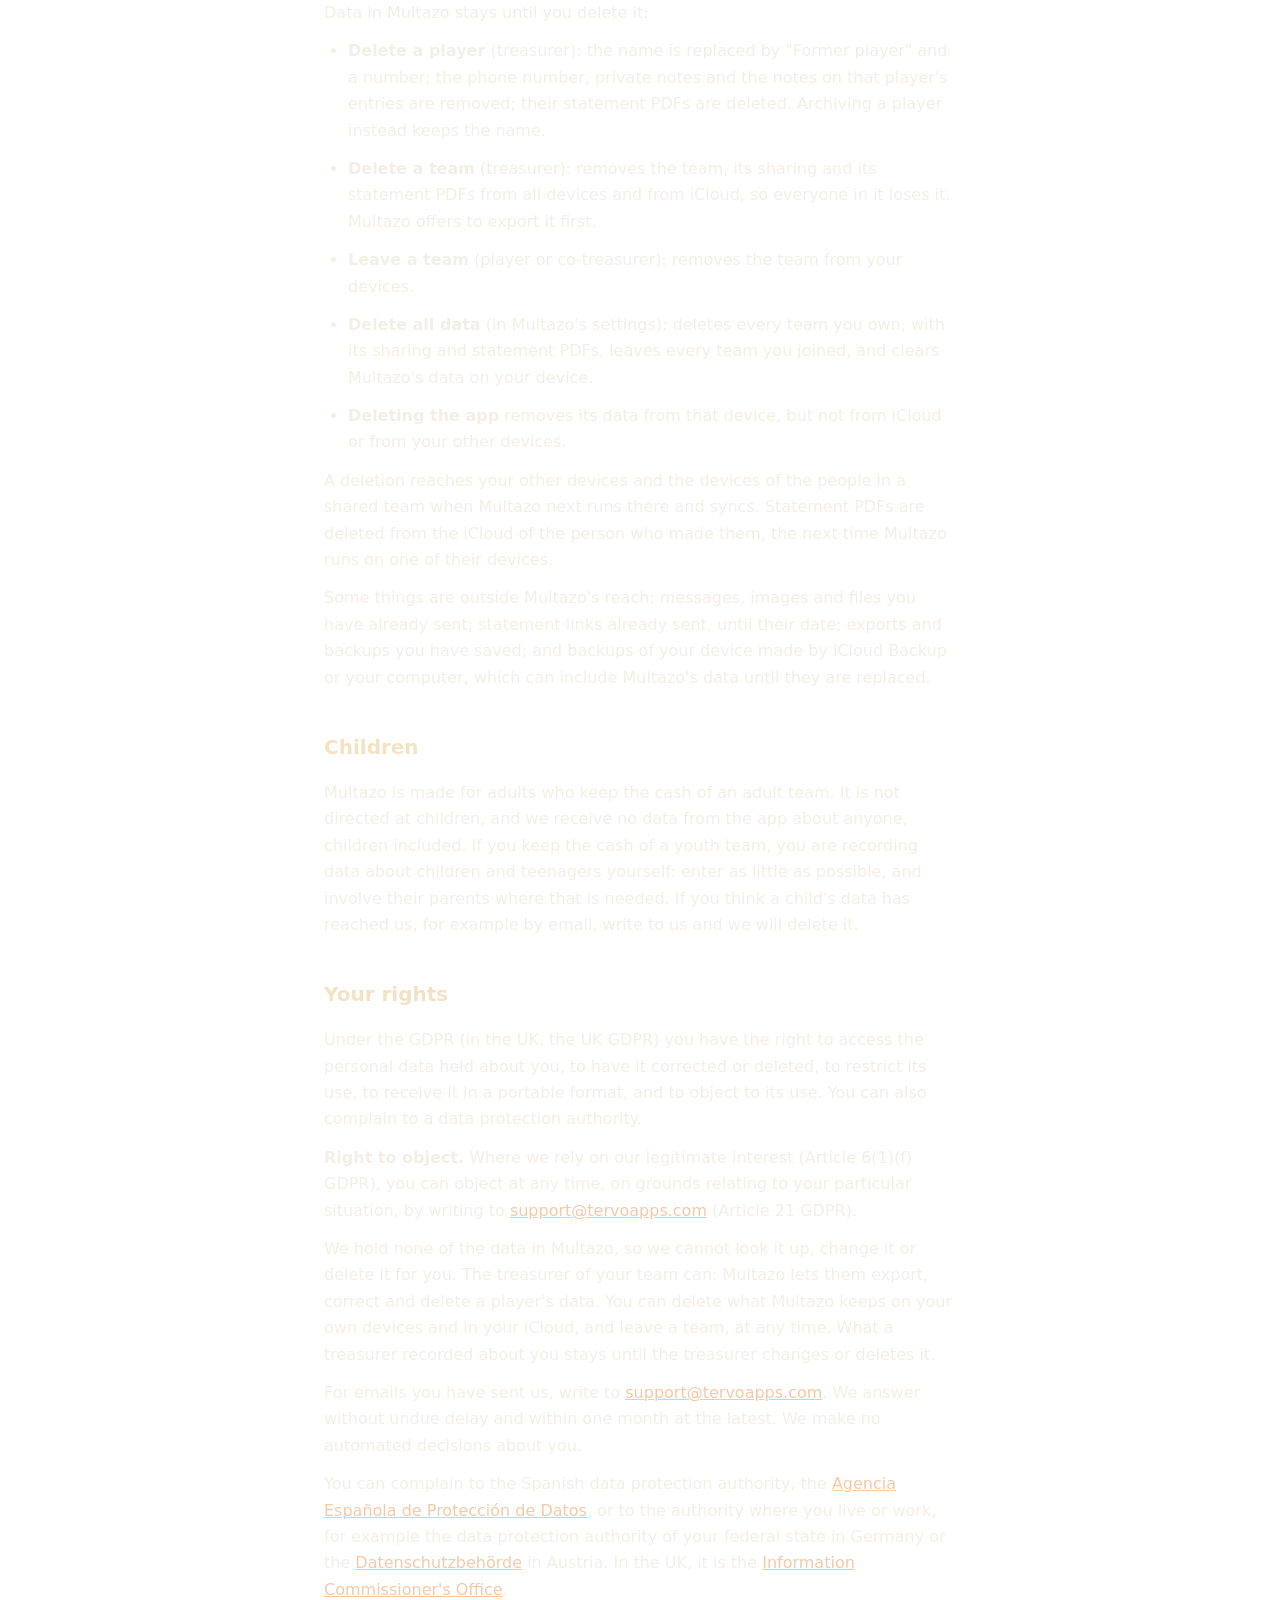
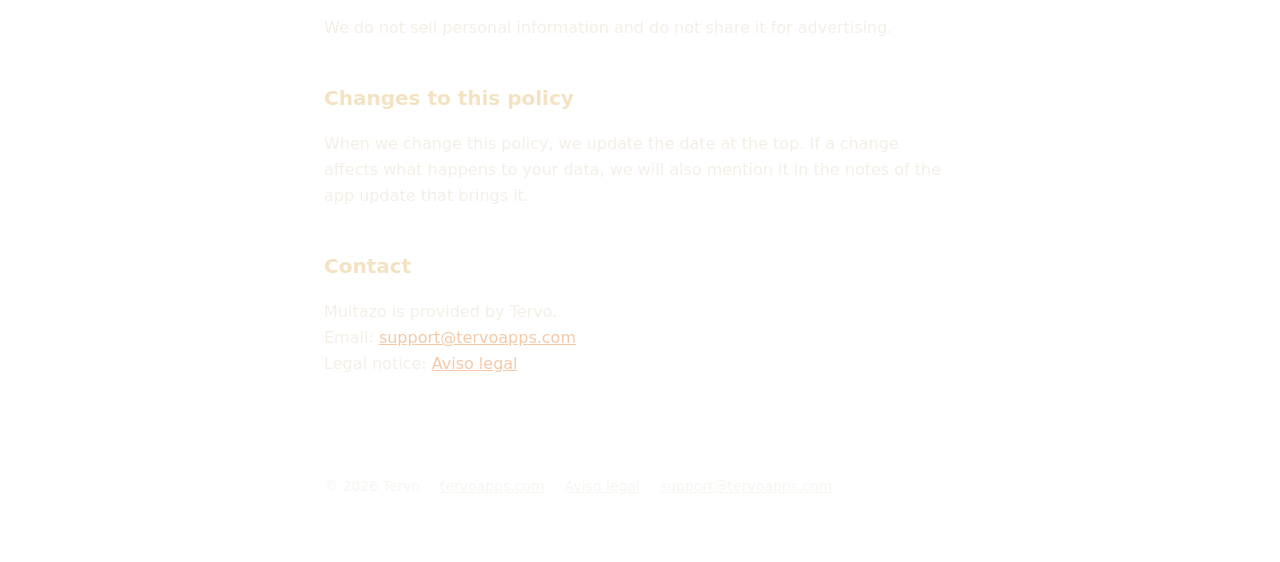
<file: multazo/privacy/index.html>
<!doctype html>
<html lang="en">
<head>
    <meta charset="utf-8">
    <meta name="viewport" content="width=device-width, initial-scale=1">
    <title>Privacy Policy for Multazo</title>
    <meta name="description" content="Privacy Policy for Multazo: Team Fines &amp; Subs by Tervo. We receive no data from the app. There is no account and no server of ours, and no analytics, tracking or ads in the app. Your team's data stays on your devices and in iCloud.">
    <link rel="alternate" hreflang="en" href="https://tervoapps.com/multazo/privacy/">
    <link rel="alternate" hreflang="de" href="https://tervoapps.com/multazo/privacy/de/">
    <link rel="stylesheet" href="/assets/style.css">
    <link rel="icon" type="image/png" href="/assets/favicon.png">
    <link rel="apple-touch-icon" href="/assets/apple-touch-icon.png">
</head>
<body>
    <div class="page privacy">
        <header class="site">
            <a class="wordmark" href="/">TERVO</a>
            <nav>
                <a href="/multazo/privacy/de/" hreflang="de" lang="de">Deutsch</a>
                <a href="/#support">Support</a>
            </nav>
        </header>

        <main>
            <h1>Privacy Policy for Multazo</h1>
            <p class="updated"><strong>Last updated: November 13, 2026</strong></p>

            <p>Multazo ("Multazo: Team Fines &amp; Subs" on the App Store) is an app for the
            treasurer of an amateur sports team. It keeps track of fines, fees, payments and
            expenses and shows how much is still open for each player. Players pay the
            treasurer directly, for example in cash, by bank transfer or with PayPal. Multazo
            never handles money and does not connect to any bank or payment account.</p>

            <p>This policy explains what happens to the information in Multazo. It is written
            for treasurers and for players.</p>

            <div class="support-box">
                <p><strong>In short</strong></p>
                <ul>
                    <li>You don't create an account with us, and we have no server. We do not
                    receive what you enter in Multazo, and we cannot see it.</li>
                    <li>There is no analytics or tracking in the app, and no advertising. Apple
                    gives us download, sales and subscription reports, and crash reports and
                    usage statistics if you agreed to share them with app developers. None of
                    these include your name, email address or payment details.</li>
                    <li>The teams you create are stored on your devices and, if you use iCloud,
                    in your own iCloud account, which Apple runs. A team that someone shares
                    with you stays in their iCloud.</li>
                    <li>When a treasurer shares a team, everyone they let in receives all of the
                    team's entries on their devices, along with the names and Apple Account
                    email addresses of everyone in the team.</li>
                    <li>Messages, images and files leave Multazo only when you send them
                    yourself. A statement sent as a link is first stored in your iCloud.</li>
                </ul>
            </div>

            <h2 id="who">Who is responsible</h2>
            <p>Multazo is provided by Tervo, the trading name of Ivan Samoilov, a sole trader
            (empresario individual) in Spain, at Carrer de Floridablanca 68, Coworking Local
            9F, 08015 Barcelona, Spain. You can reach us at
            <a href="mailto:support@tervoapps.com">support@tervoapps.com</a>. Our tax number
            is in our <a href="/aviso-legal/">legal notice</a> (in Spanish).</p>
            <p>Under the EU General Data Protection Regulation (GDPR), we are the controller of
            the personal data we receive ourselves. From the app we receive none. Personal data
            reaches us only when you email us (see <a href="#contact-us">If you write to
            us</a>) and possibly through Apple's App Store reports (see
            <a href="#apple">Apple</a>). When you visit this website, our web host logs your IP
            address (see <a href="#website">This website</a>).</p>

            <h2 id="stored">What Multazo stores</h2>
            <p>Multazo stores your teams in a database on your device:</p>
            <ul>
                <li>team details, such as the name, sport, country, currency and cash goal;</li>
                <li>players: the name or nickname the treasurer enters;</li>
                <li>the fines catalog and every entry: fines, fees, payments, expenses and
                corrections, each with its date, amount and an optional note;</li>
                <li>the dates on which the treasurer sent each player a reminder, and which
                entries were already announced in a team summary;</li>
                <li>the treasurer's payment details for players: IBAN, account holder's name,
                payment reference, PayPal username, payment link and any other payment methods
                the treasurer types in, such as a Bizum number;</li>
                <li>players' phone numbers and private notes about players, which only the
                treasurer has;</li>
                <li>your settings, such as the training days used for reminders.</li>
            </ul>
            <p>Each entry and each reminder also carries a random code that Multazo creates
            when it is installed on a device. It is not derived from your name, your Apple
            Account or your device, and everyone in a shared team can receive it. Multazo uses
            it to tell which device recorded something, for example to let you know when an
            entry you made was not saved.</p>
            <p>If you are signed in to iCloud, Multazo syncs your teams through Apple's iCloud
            (CloudKit) to your other devices with the same Apple Account. The teams you create
            are then stored in your iCloud account and count toward your iCloud storage. If
            you are not signed in, they stay on the device.</p>
            <p>If you use Multazo as a player, your iCloud also remembers which player in the
            team you are, so that your other devices know it.</p>
            <p>When you sign out of iCloud or switch to another Apple Account, Multazo removes
            that account's teams from the device; they stay in iCloud. Before that, it saves a
            recovery copy on the device with the entries that were not uploaded yet and a copy
            of every team you own, including players' phone numbers and private notes. If you
            sign in again with the same account, Multazo puts the missing entries back and
            deletes the copy. If someone signs in with a different account on the device, the
            copy stays until it is restored there as a new team or deleted in Multazo. Changes
            to existing entries that were not uploaded can still be lost.</p>
            <p><strong>We receive none of this.</strong> Multazo does not send your data to us.
            It goes only to your own iCloud and, if a team is shared, to the people in it. We
            have no server, and we have no access to the data in your iCloud.</p>

            <h2 id="permissions">Permissions</h2>
            <ul>
                <li><strong>Contacts:</strong> to add players from your contacts, iOS shows its
                contact picker. Multazo receives only the contacts you pick and keeps the full
                name and one phone number of each. It has no access to the rest of your address
                book.</li>
                <li><strong>Photos:</strong> Multazo can save an image to your photo library
                when you ask it to. It cannot see your photos. You can withdraw this permission
                at any time in the Settings app, under Multazo.</li>
                <li><strong>Notifications:</strong> Multazo asks before it sends any (see
                <a href="#notifications">Notifications</a>).</li>
            </ul>

            <h2 id="treasurers">If you are a treasurer</h2>
            <p>When you use Multazo, you enter information about other people: your players'
            names, perhaps their phone numbers, and what they were charged and paid. You decide
            what to enter and who to share it with. This data never reaches us, so we cannot
            see, change or delete it for you. Where data protection law applies to the way you
            or your club keep the team cash, you or your club are responsible for this
            data.</p>
            <p>Some practical points:</p>
            <ul>
                <li>A first name or a nickname is enough. Multazo takes the full name from your
                contacts, and you can shorten it.</li>
                <li>Tell your team that you keep the cash in Multazo, for example by sending
                them a link to this page. This page explains the app; it does not replace any
                information your club owes its members.</li>
                <li>Don't put health details or other sensitive information into notes. Notes on
                entries are seen by everyone you share the team with. Private notes about a
                player stay with you, on your devices and in your iCloud.</li>
                <li>If a player asks you to correct or remove their data, you can rename them or
                delete them (see <a href="#deleting">How long data is kept</a>).</li>
            </ul>

            <h2 id="players">If you are a player</h2>
            <p>Your treasurer, not us, decides what is recorded about you in Multazo. We can't
            see your team's data, so please ask your treasurer if you want to see it or have it
            corrected or removed.</p>
            <p>When a treasurer deletes a player, Multazo replaces the name with "Former player"
            and a number, deletes the phone number and private notes, and clears the notes on
            that player's entries. The amounts stay, so that the team's cash total stays
            correct.</p>
            <p>If the treasurer lets you into the team in the app, the next section applies to
            you too.</p>

            <h2 id="sharing">Sharing a team</h2>
            <p>A shared team is stored in the iCloud account of the treasurer who created it.
            The people in it see it through iCloud sharing.</p>
            <p><strong>Inviting players.</strong> The treasurer sends an invitation link, for
            example to the team chat. Anyone who opens the link can ask to join, and iOS tells
            them that the treasurer will see their email address. In Multazo the treasurer then
            sees the name and the email address or phone number of the Apple Account that
            asks, and approves or declines each request. Only approved people get in, and they
            can only view the team. Once someone is in, everyone else in the team receives
            their name and email address too (see below). Treasurers: approve only people you
            know.</p>
            <p><strong>What everyone in a shared team receives.</strong> Everyone in a shared
            team gets the whole team on their devices: all players' names, all entries with
            their amounts and notes, the reminder dates, the team's settings and the
            treasurer's payment details. This is true even when Multazo shows a player only
            their own balance: the setting "Players see the whole table" changes what the app
            shows, not what is stored on players' devices. Players' phone numbers and private
            notes about players are never shared.</p>
            <p><strong>Names and email addresses.</strong> iCloud keeps the list of people in a
            shared team, with the name and the email address or phone number of each person's
            Apple Account, the treasurer's included. This list is part of the share, so it
            reaches the devices of everyone in the team, players included. In Multazo, players
            see only the treasurer's name. The treasurer sees the names and email addresses of
            the people who have access and of those asking to join, and the journal shows who
            recorded an entry. Multazo reads these details from iCloud when it shows them and
            keeps no copy in its own data, files or backups. iCloud also marks each entry with
            an internal ID of the Apple Account that created it.</p>
            <p><strong>Co-treasurer (Pro).</strong> A treasurer can invite one co-treasurer, who
            can also record and correct entries, add players and edit the fines catalog. To
            invite them, the treasurer types the email address of the co-treasurer's Apple
            Account. Multazo uses it only to find that person in iCloud and does not keep it
            itself; iCloud keeps it as part of the share.</p>
            <p><strong>Leaving and removing.</strong> A player or co-treasurer can leave a team
            in Multazo, which removes the team from their devices. The treasurer can remove
            anyone's access. What the treasurer recorded about a player stays in the team.</p>

            <h2 id="sending">Messages, summaries and files you send</h2>
            <p>Multazo prepares texts, images and files. You send them yourself, to whoever you
            choose, through the iOS share sheet or directly in WhatsApp or Messages:</p>
            <ul>
                <li>a reminder to one player: their name, what is still open and how to pay
                (IBAN, PayPal; with Pro also a payment link with the amount and a QR code for
                banking apps). For a reminder by WhatsApp or SMS, Multazo hands the player's
                phone number and the text to WhatsApp or to the iOS message window;</li>
                <li>a summary for the team chat, as an image and text: players' names and
                amounts, and the reasons if you turn them on;</li>
                <li>with Pro: the "Top sponsors" image (the players who paid in the most,
                usually five and more if tied, what each paid in, and the team's total), a PDF
                statement for one player, and a cash report PDF for the team meeting or the
                cash audit, which has amounts per player but no notes, phone numbers or payment
                details;</li>
                <li>for players: a message telling the treasurer that you have paid, and a
                recommendation of Multazo to a treasurer.</li>
            </ul>
            <p>Once sent, these are handled by the app or service you used, under its own
            privacy policy, and Multazo cannot call them back. We never receive a copy.</p>
            <p>The pay buttons in a player's view open PayPal or let the player copy the IBAN.
            What happens there is between the player and PayPal or their bank.</p>

            <h2 id="statement-links">Statements by link (Pro)</h2>
            <p>With Pro, a treasurer can send a player their statement as a link instead of a
            file. About these links:</p>
            <ul>
                <li>The PDF is stored by Apple in the iCloud of the treasurer who made it.</li>
                <li>Anyone who has the link can open and download the PDF for 30 days after it
                was made, at least until the date shown in the message. That includes anyone the
                player forwards it to. No Apple Account is needed to open it.</li>
                <li>The treasurer cannot withdraw the link before then. Deleting the player, the
                team or all data deletes the PDF from the treasurer's iCloud, but a link that
                was already sent may still open until its date.</li>
                <li>The PDF contains the team's name, the player's name, their open fines and
                amounts, and the payment details the treasurer entered: IBAN, account holder's
                name, payment reference, PayPal username, payment link and any other payment
                methods typed in (for example a Bizum number), plus a QR code for banking apps
                if the team has it turned on. It contains no player's phone number and no
                notes.</li>
                <li>The file name (team, player, date) is part of the link, so anyone who sees
                the link in a chat can read it without opening it.</li>
                <li>The download page shows the file name, not the treasurer's name or Apple
                Account. The link also contains the name of Multazo's storage area in
                iCloud.</li>
                <li>31 days after it was made, Multazo deletes the PDF from the iCloud of the
                treasurer who made it, the next time Multazo is opened on one of their
                devices.</li>
            </ul>
            <p>A treasurer can also send the statement as a file. It is then like any other
            file you send.</p>

            <h2 id="notifications">Notifications</h2>
            <ul>
                <li>Reminders for the treasurer, such as "any fines today?" on training days or
                a reminder to make a backup at the end of the month, are scheduled on your
                device.</li>
                <li>In a shared team, Multazo can tell you that there are new entries, and tell
                the treasurer when something changes in who can see the team. These
                notifications are sent by Apple's iCloud through Apple's push service. Their
                text is fixed and contains no names or amounts.</li>
                <li>Multazo asks for your permission first. You can turn notifications off at
                any time in the Settings app.</li>
            </ul>
            <p>We have no server that sends notifications, and we never receive your device's
            push token.</p>

            <h2 id="widgets">Widgets</h2>
            <p>The player widget shows your own balance. The treasurer widget (Pro) shows the
            team's cash, what is still open, and up to three players with the most open.
            Widgets read a small file that Multazo keeps on your device; nothing is sent
            anywhere. Anyone who can see your screen can read what a widget shows. Multazo
            clears this file when you leave a team, delete all data or switch iCloud
            accounts.</p>

            <h2 id="backups">Exports and backups</h2>
            <p>A treasurer can export the journal as a CSV file (names, entries, amounts and
            notes) and make a backup file of a team. A backup made by the treasurer contains
            the whole team, including players' phone numbers and private notes. It does not
            contain the names or email addresses of the people the team is shared with: for
            each entry it only says whether the treasurer or a co-treasurer recorded it. These
            files have no password. You decide where to save or send them, so keep them
            somewhere safe. Importing a backup creates a new team.</p>

            <h2 id="purchases">Purchases</h2>
            <p>Multazo Pro is sold by Apple through the App Store, as a yearly subscription with
            a free first month or as a one-time purchase. Apple processes the payment and is
            responsible for the data involved. We never see your payment details, your name or
            your Apple Account.</p>
            <p>On your device, Multazo learns from Apple whether you have Pro; for the
            subscription, its dates, whether it will renew and the price you paid; and the
            country of your App Store, which sets the order in which the plans are shown. This
            stays on your device. If you choose to record the price of Pro as a team expense,
            that entry becomes part of the team, and everyone the team is shared with sees
            it. You can manage or cancel the subscription in your App Store account
            settings.</p>
            <p>Pro works on the devices of the Apple Account that bought it. Players don't need
            Pro.</p>

            <h2 id="apple">Apple</h2>
            <p>Multazo relies on Apple for iCloud (storage, sync, sharing, statement links and
            notifications) and for the App Store (downloads and purchases). Apple handles this
            data under its own terms and its
            <a href="https://www.apple.com/legal/privacy/">Privacy Policy</a>.</p>
            <p>Apple gives us download statistics, including how many downloads came through
            links with a campaign code, and sales and subscription reports, for example the
            country, device type and date of a purchase or a free trial, under a random ID that
            Apple assigns to you and that is the same in all our apps. The App Store links in the messages, summaries, statements and
            reports that Multazo prepares carry such a code. The code only says which kind of
            message a link came from, not who sent it. If you have agreed in your device
            settings to share analytics with app developers, Apple also sends us crash reports
            and usage statistics. None of these include your name, email address or payment
            details, and Apple says its statistics do not identify you. If any of this still
            counts as personal data, we use it only to keep track of sales, fix errors and
            improve the app, based on our legitimate interest (Article 6(1)(f) GDPR), and for
            our bookkeeping, based on our obligations under Spanish tax and accounting law
            (Article 6(1)(c) GDPR). Apple keeps the sales and subscription reports in App Store
            Connect for one year (yearly
            reports for ten years) and decides how long crash reports and usage statistics
            stay available. We download some of Apple's sales and subscription reports for our
            bookkeeping and keep them only as long as Spanish tax and accounting rules
            require.</p>

            <h2 id="contact-us">If you write to us</h2>
            <p>If you email <a href="mailto:support@tervoapps.com">support@tervoapps.com</a>,
            we receive your email address, your name if your email shows it, and what you
            write, including any attachments and the usual technical details of an email, such
            as when it was sent. We use this only to answer you and deal with your request.
            The legal basis
            is Article 6(1)(b) GDPR where your message is about using Multazo, and otherwise
            our legitimate interest in answering messages (Article 6(1)(f) GDPR). You don't
            have to write to us, but we need your email address to reply.</p>
            <p>Our address is an email forwarding service of our domain registrar, Porkbun LLC,
            in the United States. Porkbun handles your email on our behalf and only to pass it
            on. This transfer to the United States is covered by the European Commission's
            standard contractual clauses in Porkbun's data processing addendum; you can ask us
            for a copy. Porkbun passes the email on to our Gmail mailbox, which Google Ireland
            Limited provides. Google acts there as a separate controller under its own terms
            and privacy policy, not on our instructions. Google may process emails on servers
            outside the EU, including in the United States, and relies on the EU-US Data
            Privacy Framework and standard contractual clauses for this.</p>
            <p>We delete emails once we no longer need them, at the latest two years after our
            last exchange, unless we need them for a legal claim or Spanish tax or commercial
            law requires us to keep them longer. You can object at any time to processing
            based on our legitimate interest (see <a href="#rights">Your rights</a>).</p>

            <h2 id="website">This website</h2>
            <p>This website is hosted on GitHub Pages by GitHub, Inc. (USA). When you open a
            page, GitHub logs your IP address for security purposes, as it describes in its
            <a href="https://docs.github.com/en/pages/getting-started-with-github-pages/what-is-github-pages">documentation</a>.
            We do not receive these logs. GitHub decides how long it keeps them, under the
            criteria in its Privacy Statement. We use GitHub Pages because of our legitimate
            interest in running a simple and secure website (Article 6(1)(f) GDPR). GitHub
            states in its
            <a href="https://docs.github.com/en/site-policy/privacy-policies/github-general-privacy-statement">Privacy Statement</a>
            that it complies with the EU-US Data Privacy Framework. This website uses no cookies
            and no analytics.</p>

            <h2 id="deleting">How long data is kept and how to delete it</h2>
            <p>Data in Multazo stays until you delete it:</p>
            <ul>
                <li><strong>Delete a player</strong> (treasurer): the name is replaced by
                "Former player" and a number; the phone number, private notes and the notes on
                that player's entries are removed; their statement PDFs are deleted. Archiving a
                player instead keeps the name.</li>
                <li><strong>Delete a team</strong> (treasurer): removes the team, its sharing and
                its statement PDFs from all devices and from iCloud, so everyone in it loses it.
                Multazo offers to export it first.</li>
                <li><strong>Leave a team</strong> (player or co-treasurer): removes the team from
                your devices.</li>
                <li><strong>Delete all data</strong> (in Multazo's settings): deletes every team
                you own, with its sharing and statement PDFs, leaves every team you joined, and
                clears Multazo's data on your device.</li>
                <li><strong>Deleting the app</strong> removes its data from that device, but not
                from iCloud or from your other devices.</li>
            </ul>
            <p>A deletion reaches your other devices and the devices of the people in a shared
            team when Multazo next runs there and syncs. Statement PDFs are deleted from the
            iCloud of the person who made them, the next time Multazo runs on one of their
            devices.</p>
            <p>Some things are outside Multazo's reach: messages, images and files you have
            already sent; statement links already sent, until their date; exports and backups
            you have saved; and backups of your device made by iCloud Backup or your computer,
            which can include Multazo's data until they are replaced.</p>

            <h2 id="children">Children</h2>
            <p>Multazo is made for adults who keep the cash of an adult team. It is not directed
            at children, and we receive no data from the app about anyone, children included.
            If you keep the cash of a youth team, you are recording data about children and
            teenagers yourself: enter as little as possible, and involve their parents where
            that is needed. If you think a child's data has reached us, for example by email,
            write to us and we will delete it.</p>

            <h2 id="rights">Your rights</h2>
            <p>Under the GDPR (in the UK, the UK GDPR) you have the right to access the personal
            data held about you, to have it corrected or deleted, to restrict its use, to
            receive it in a portable format, and to object to its use. You can also complain to
            a data protection authority.</p>
            <p><strong>Right to object.</strong> Where we rely on our legitimate interest
            (Article 6(1)(f) GDPR), you can object at any time, on grounds relating to your
            particular situation, by writing to
            <a href="mailto:support@tervoapps.com">support@tervoapps.com</a> (Article 21
            GDPR).</p>
            <p>We hold none of the data in Multazo, so we cannot look it up, change it or delete
            it for you. The treasurer of your team can: Multazo lets them export, correct and
            delete a player's data. You can delete what Multazo keeps on your own devices and in
            your iCloud, and leave a team, at any time. What a treasurer recorded about you
            stays until the treasurer changes or deletes it.</p>
            <p>For emails you have sent us, write to
            <a href="mailto:support@tervoapps.com">support@tervoapps.com</a>. We answer without
            undue delay and within one month at the latest. We make no automated decisions
            about you.</p>
            <p>You can complain to the Spanish data protection authority, the
            <a href="https://www.aepd.es/">Agencia Española de Protección de Datos</a>, or to
            the authority where you live or work, for example the data protection authority of
            your federal state in Germany or the
            <a href="https://dsb.gv.at/">Datenschutzbehörde</a> in Austria. In the UK, it is the
            <a href="https://ico.org.uk/">Information Commissioner's Office</a>.</p>
            <p>We do not sell personal information and do not share it for advertising.</p>

            <h2 id="changes">Changes to this policy</h2>
            <p>When we change this policy, we update the date at the top. If a change affects
            what happens to your data, we will also mention it in the notes of the app update
            that brings it.</p>

            <h2 id="contact">Contact</h2>
            <p>Multazo is provided by Tervo.<br>
            Email: <a href="mailto:support@tervoapps.com">support@tervoapps.com</a><br>
            Legal notice: <a href="/aviso-legal/">Aviso legal</a></p>
        </main>

        <footer>
            <span>© 2026 Tervo</span>
            <a href="/">tervoapps.com</a>
            <a href="/aviso-legal/">Aviso legal</a>
            <a href="mailto:support@tervoapps.com">support@tervoapps.com</a>
        </footer>
    </div>
</body>
</html>
</file>
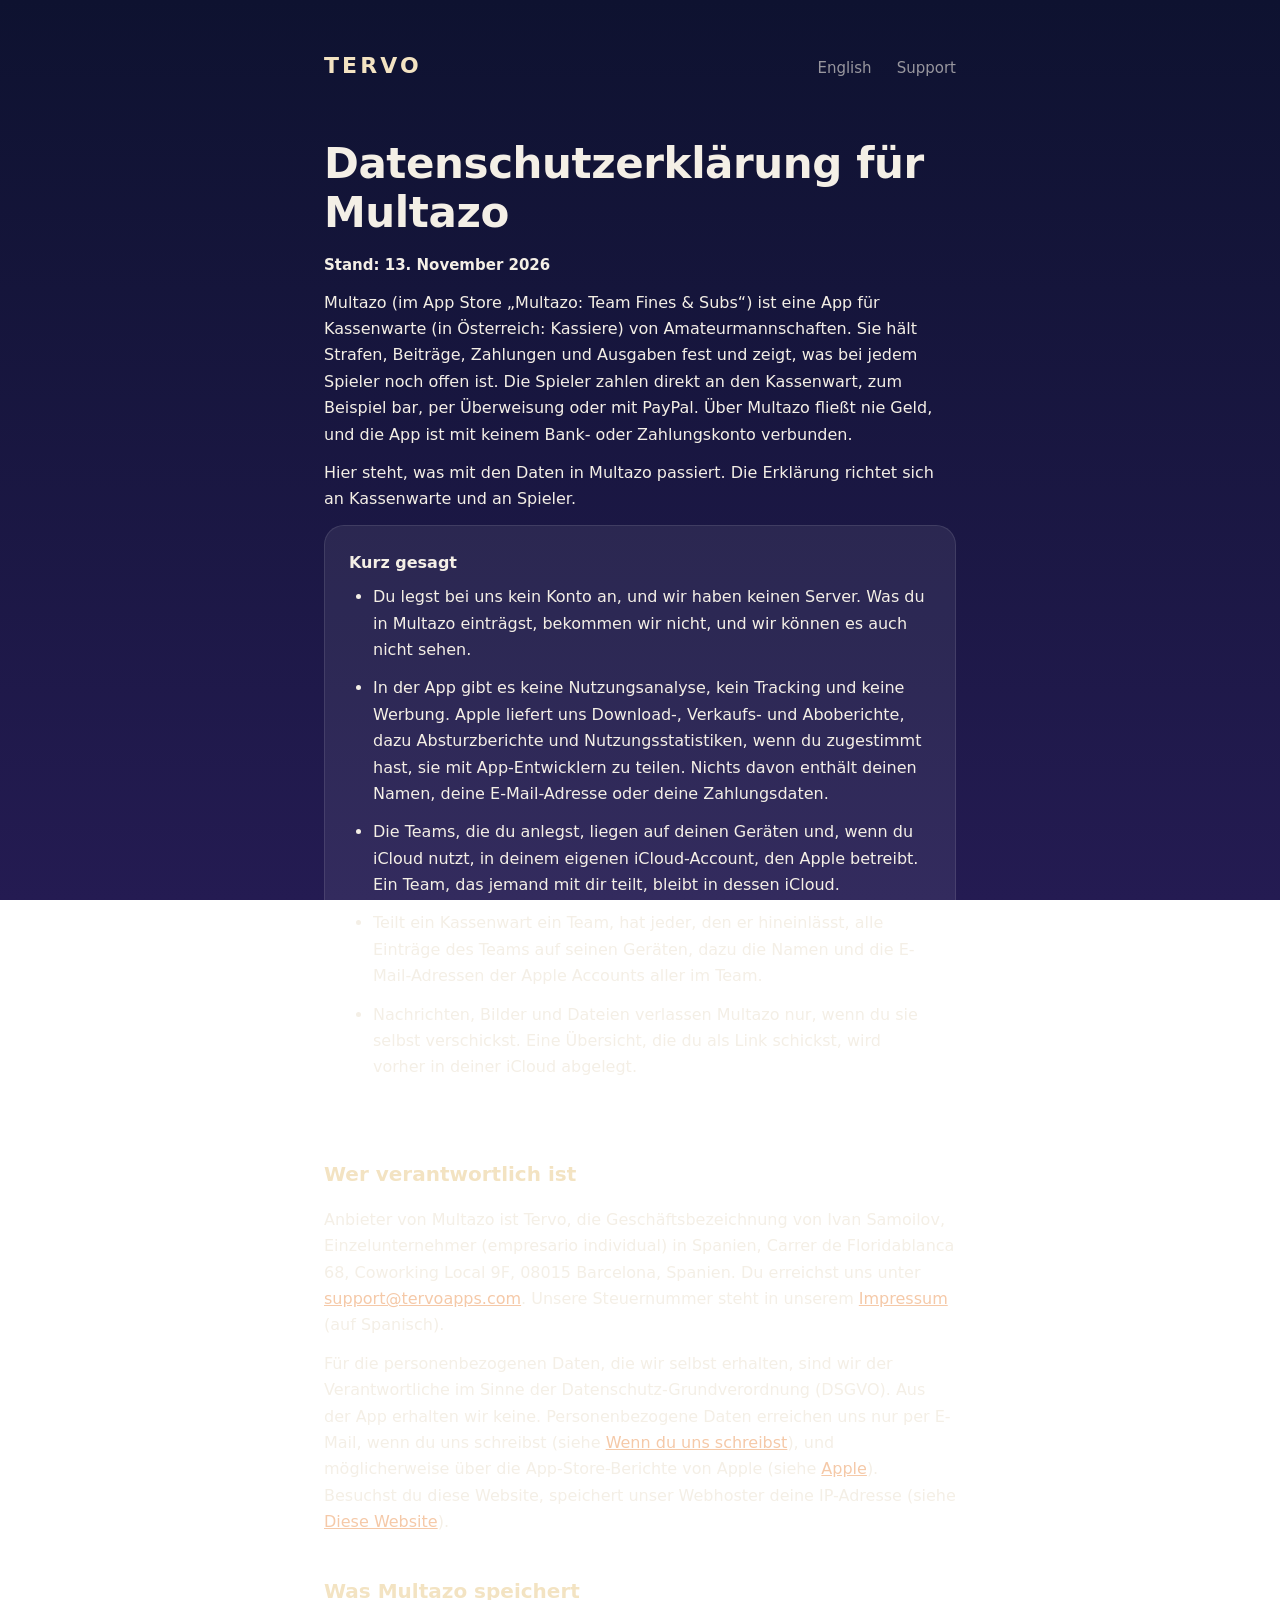
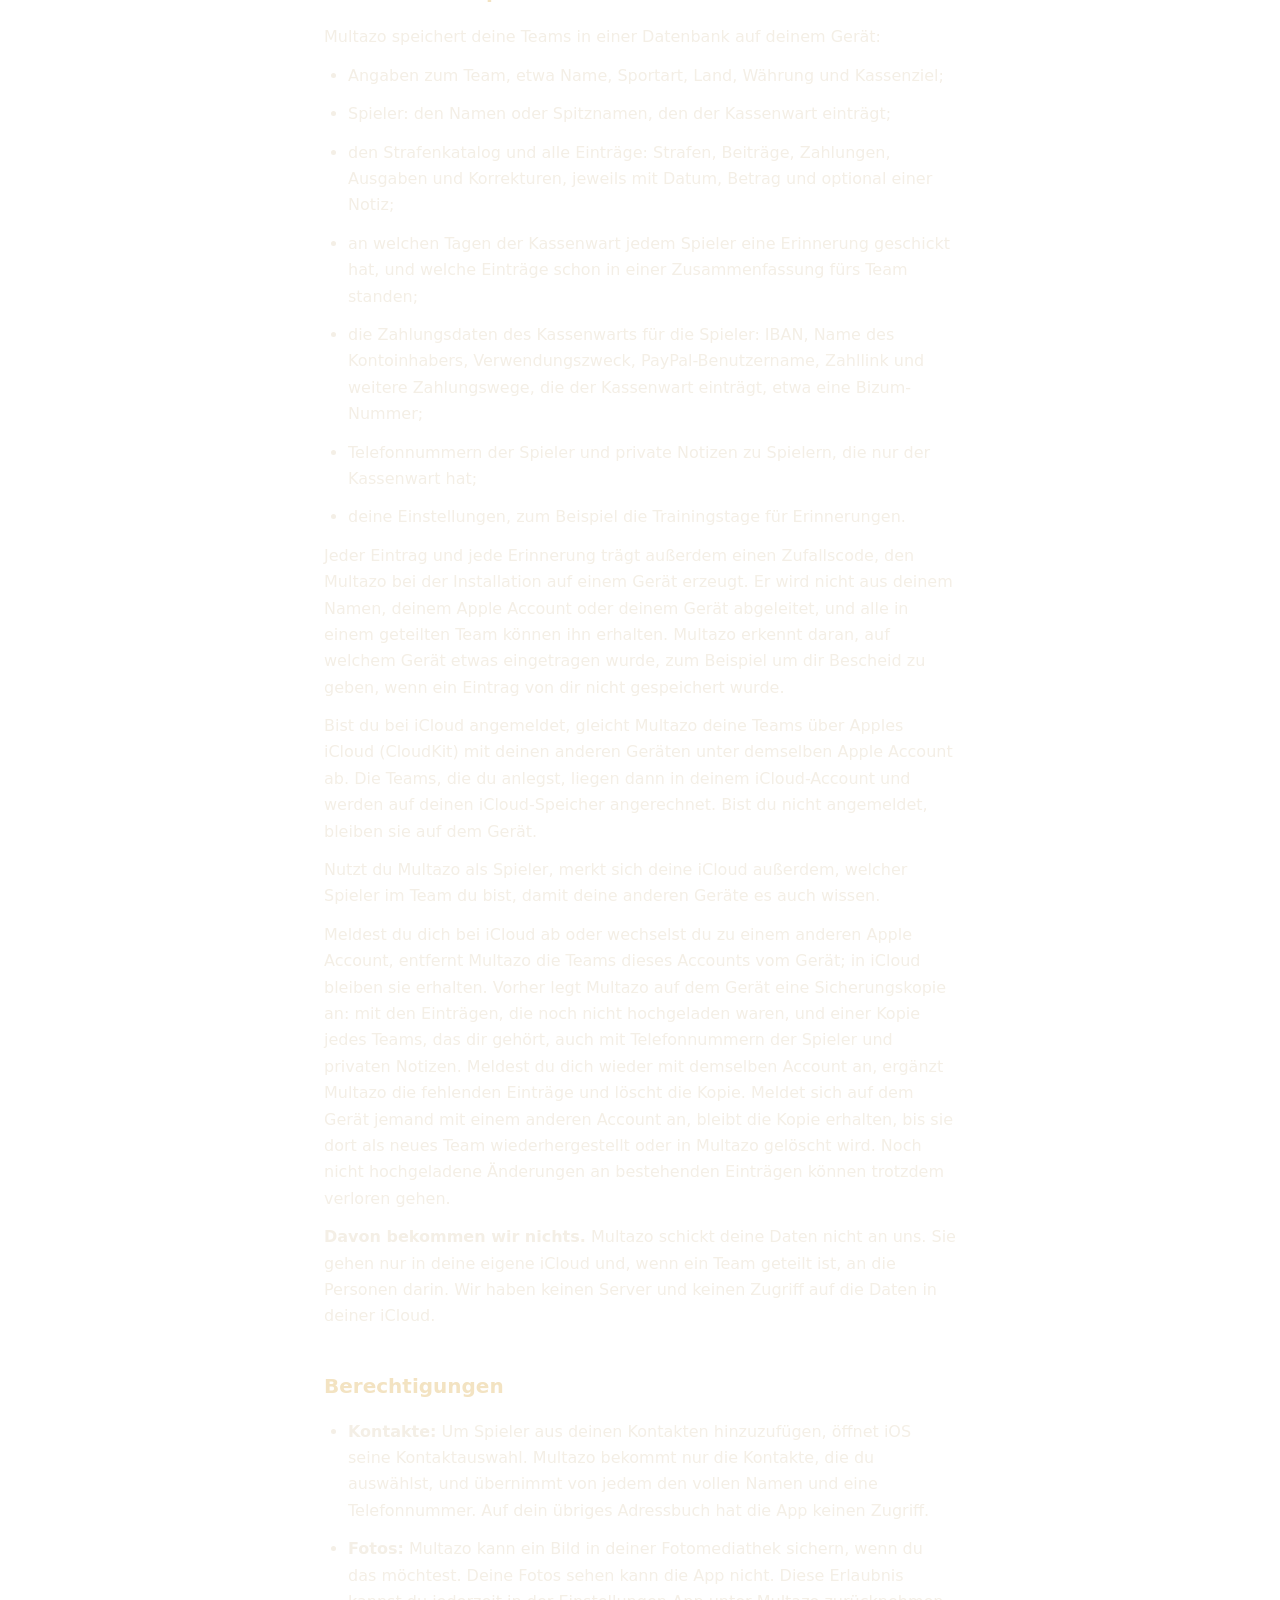
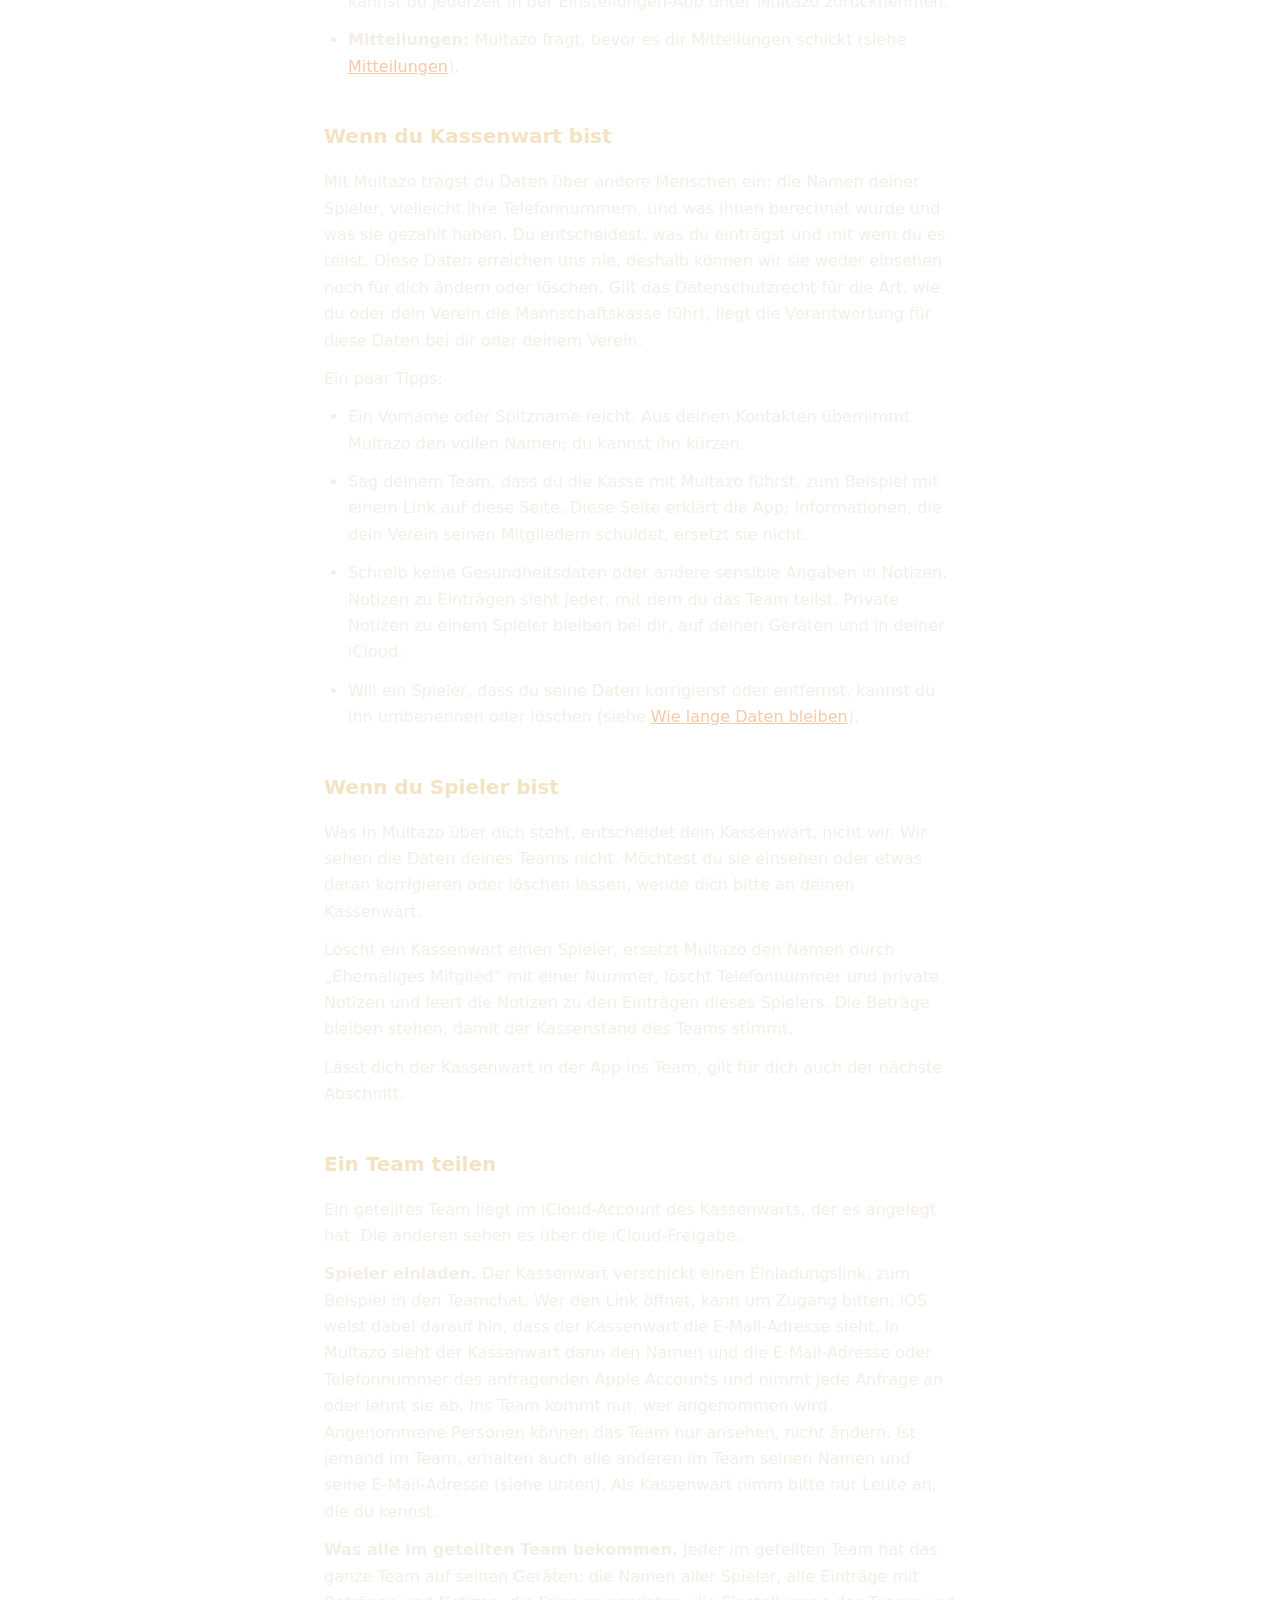
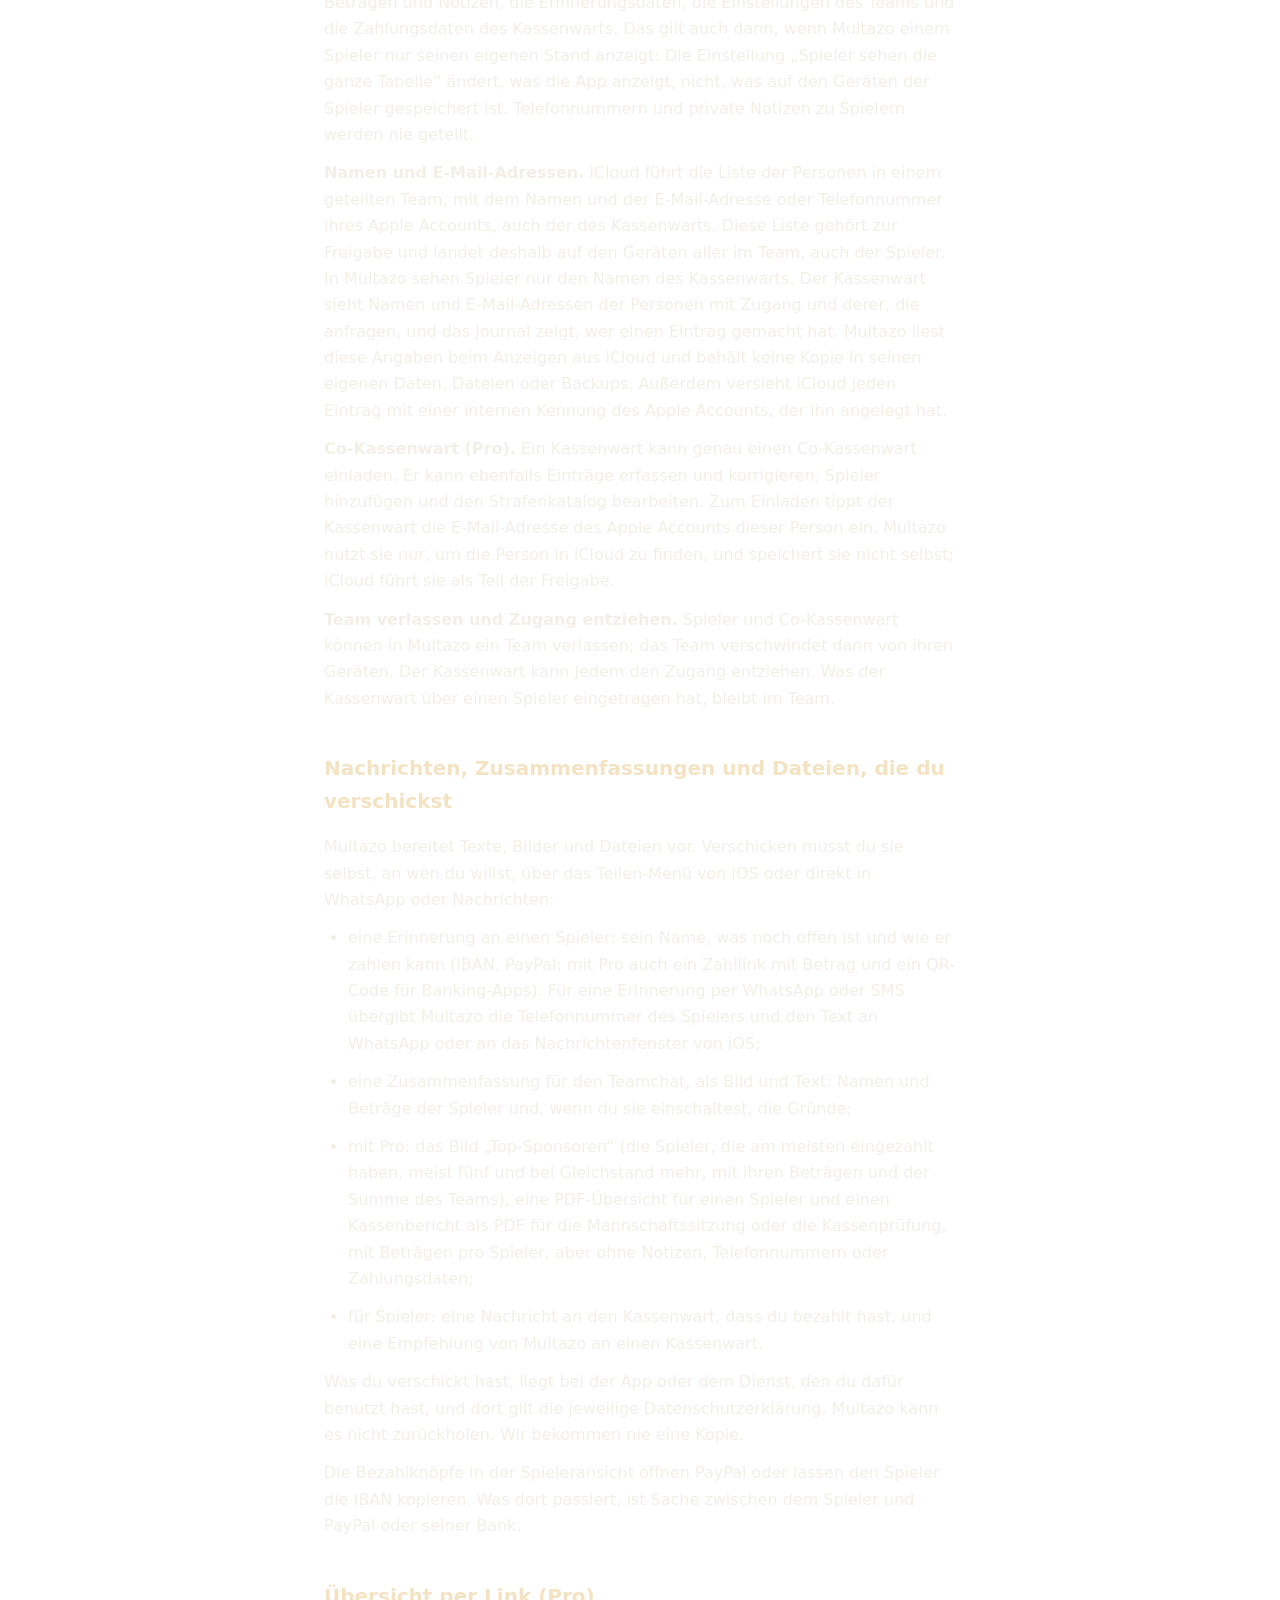
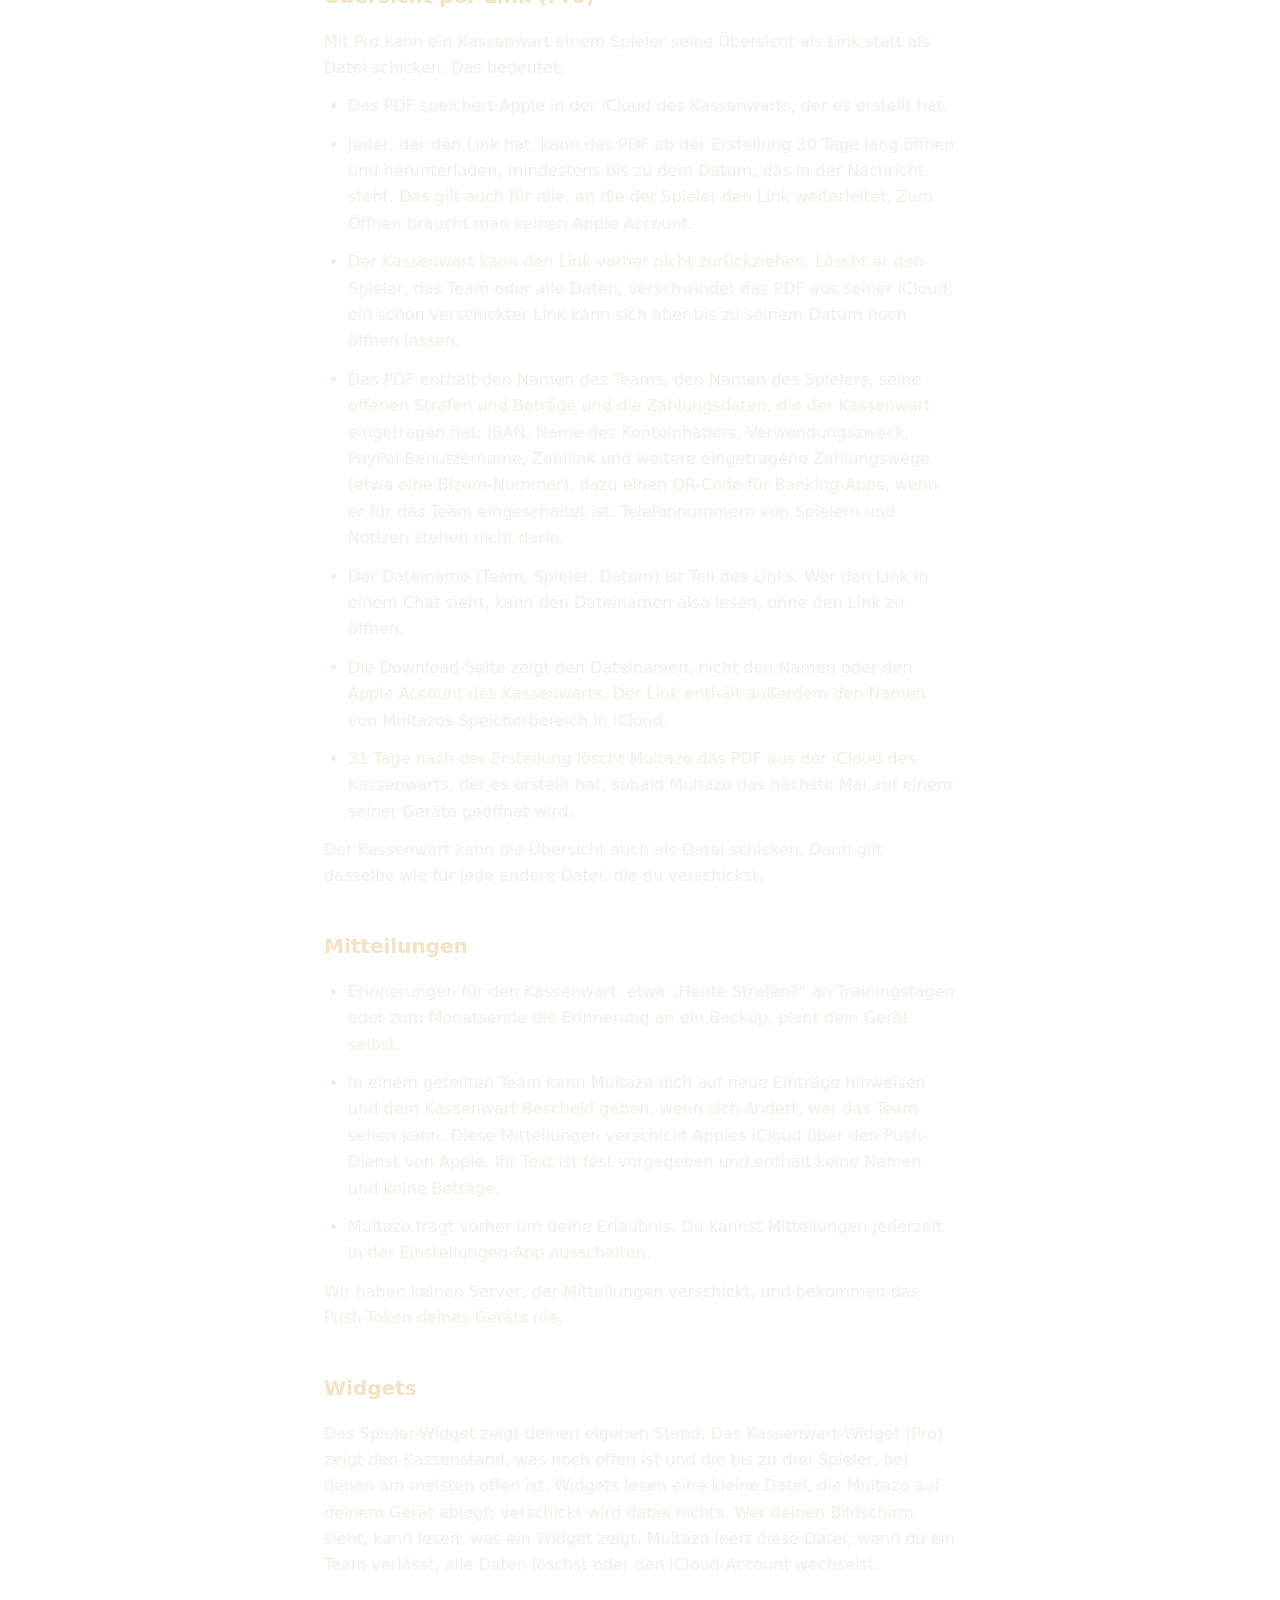
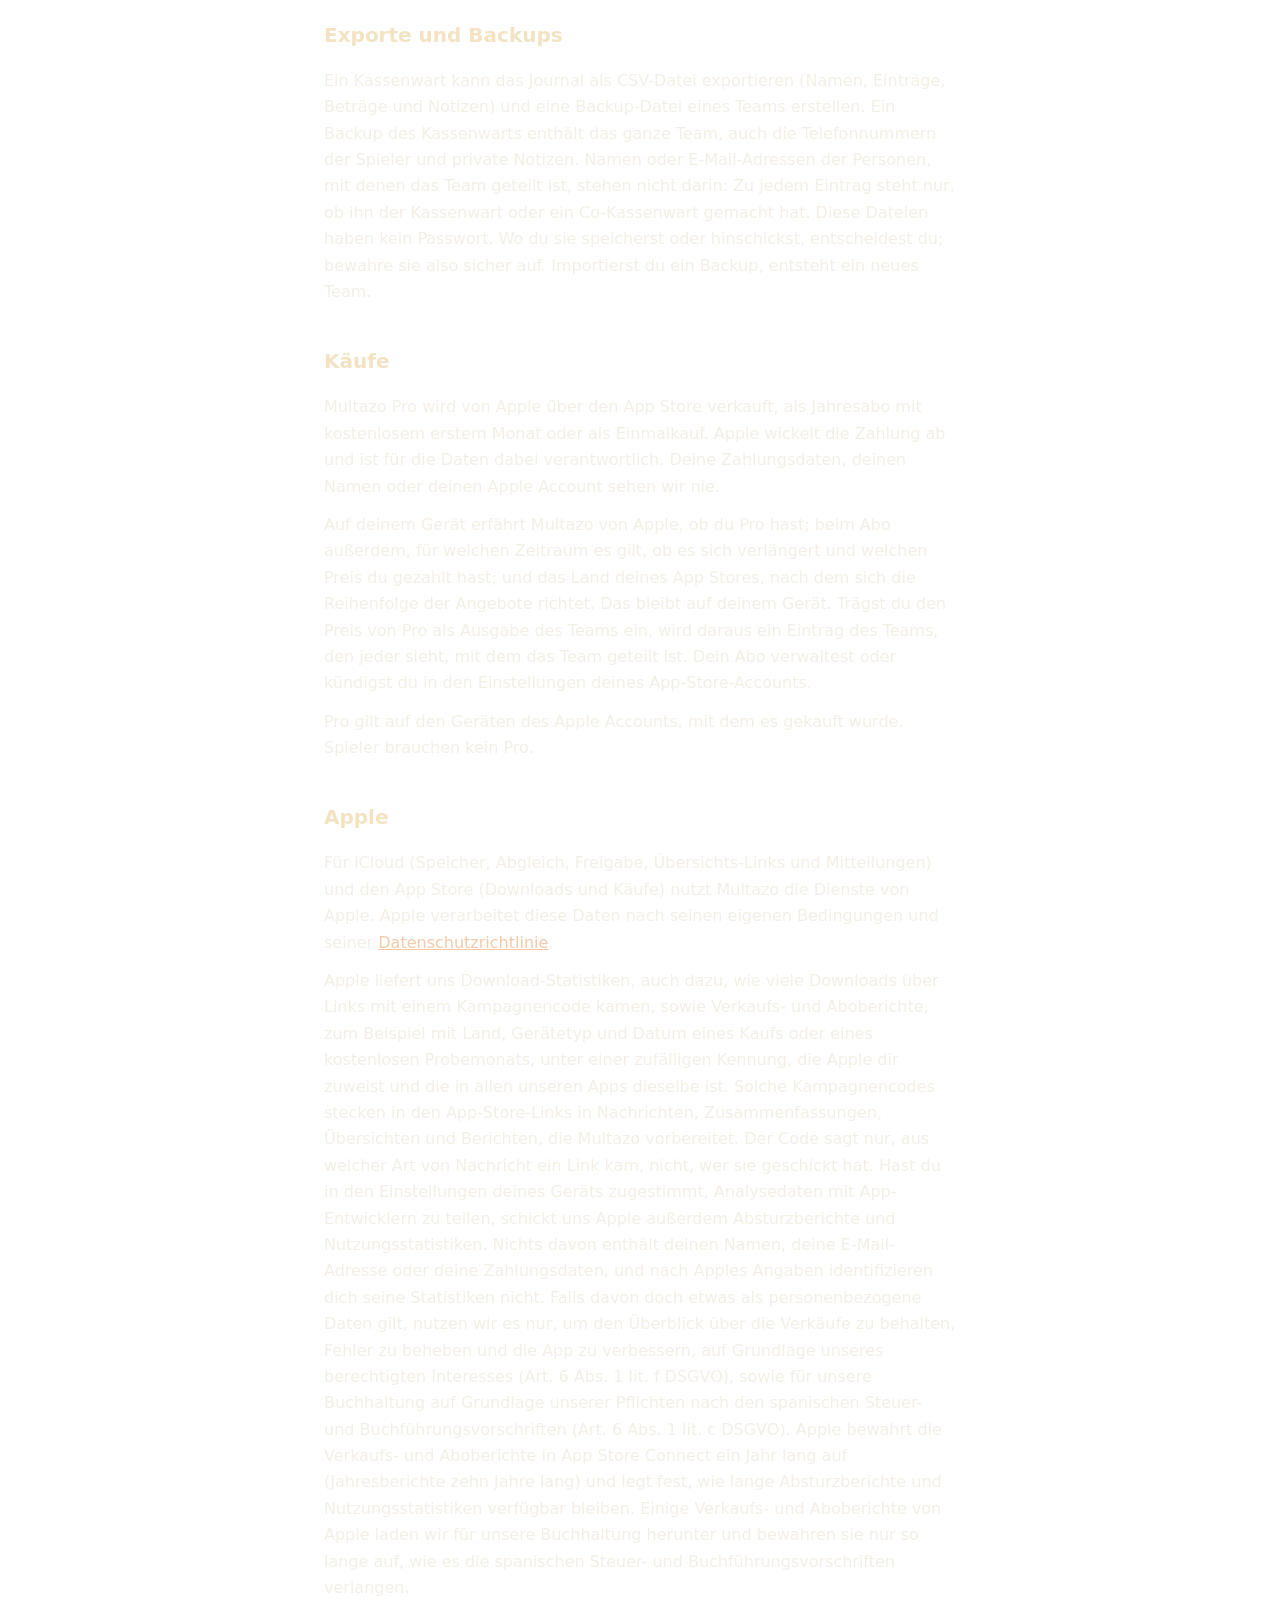
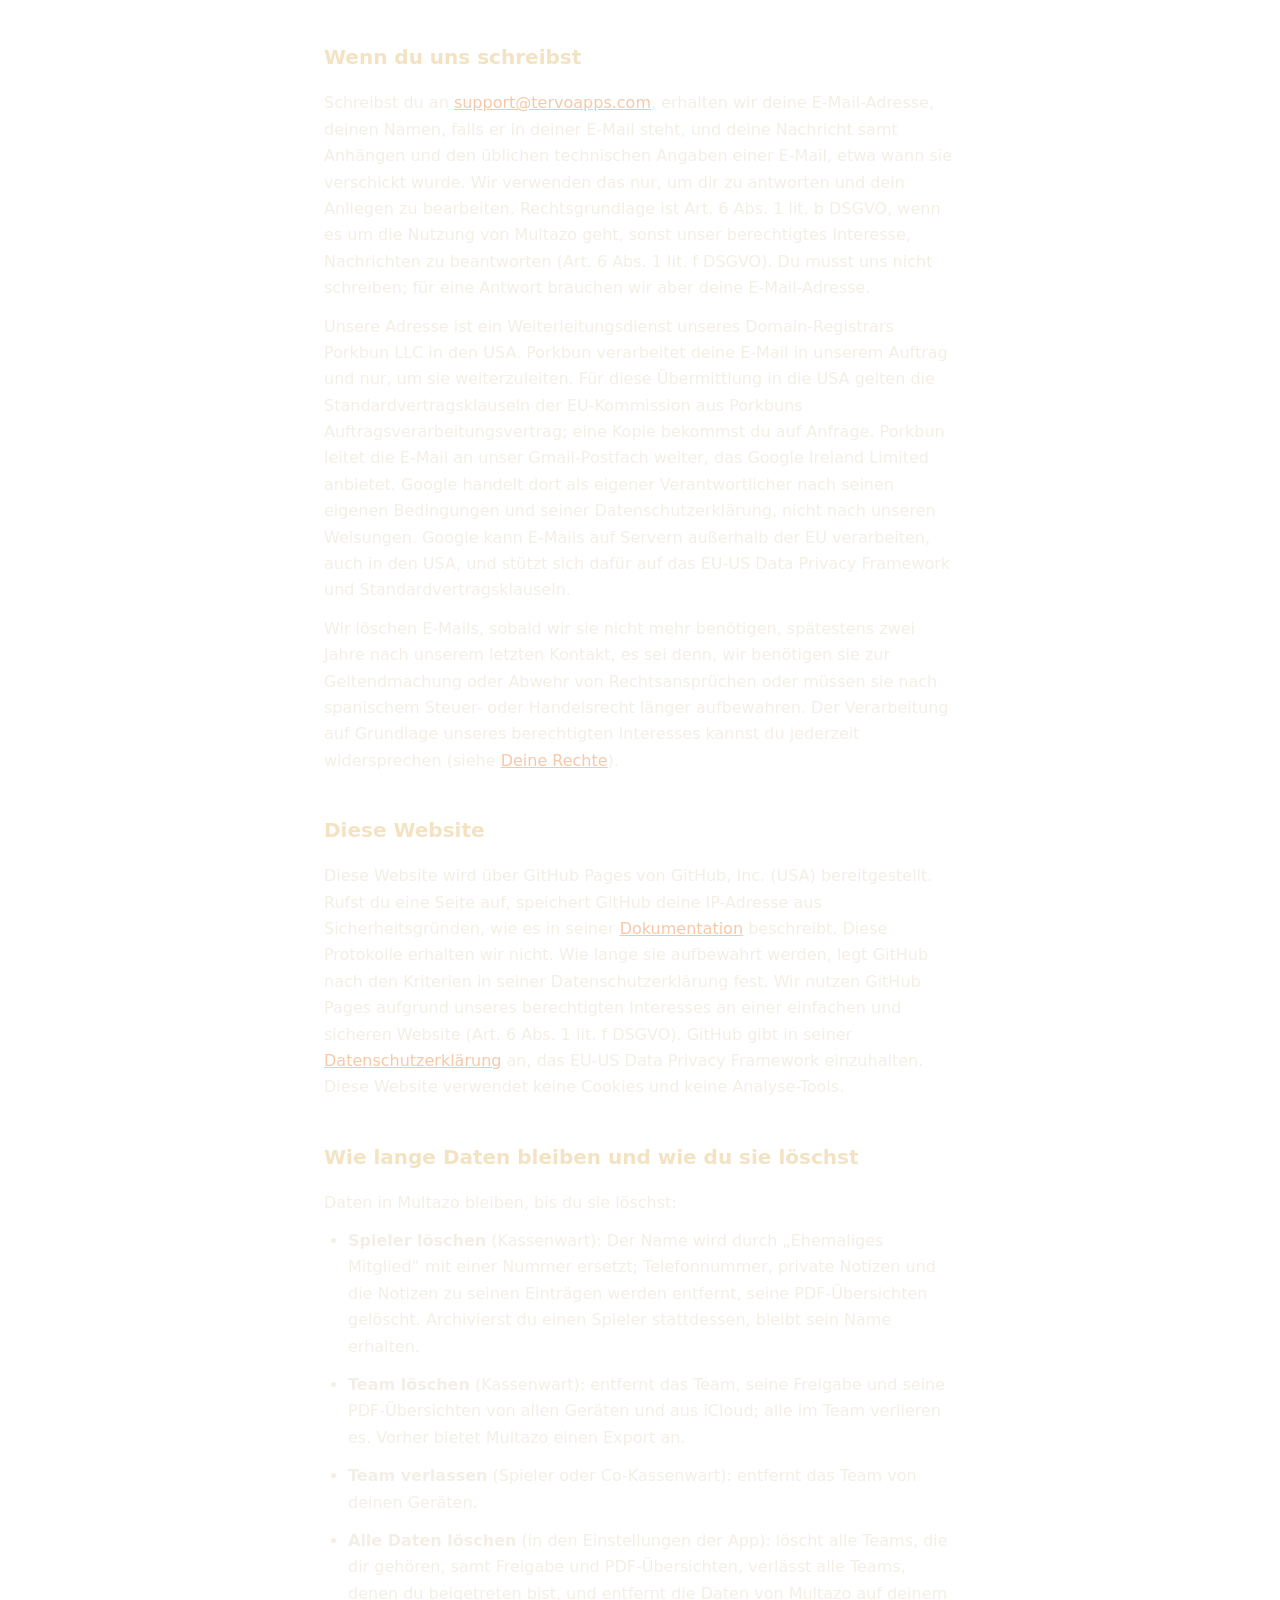
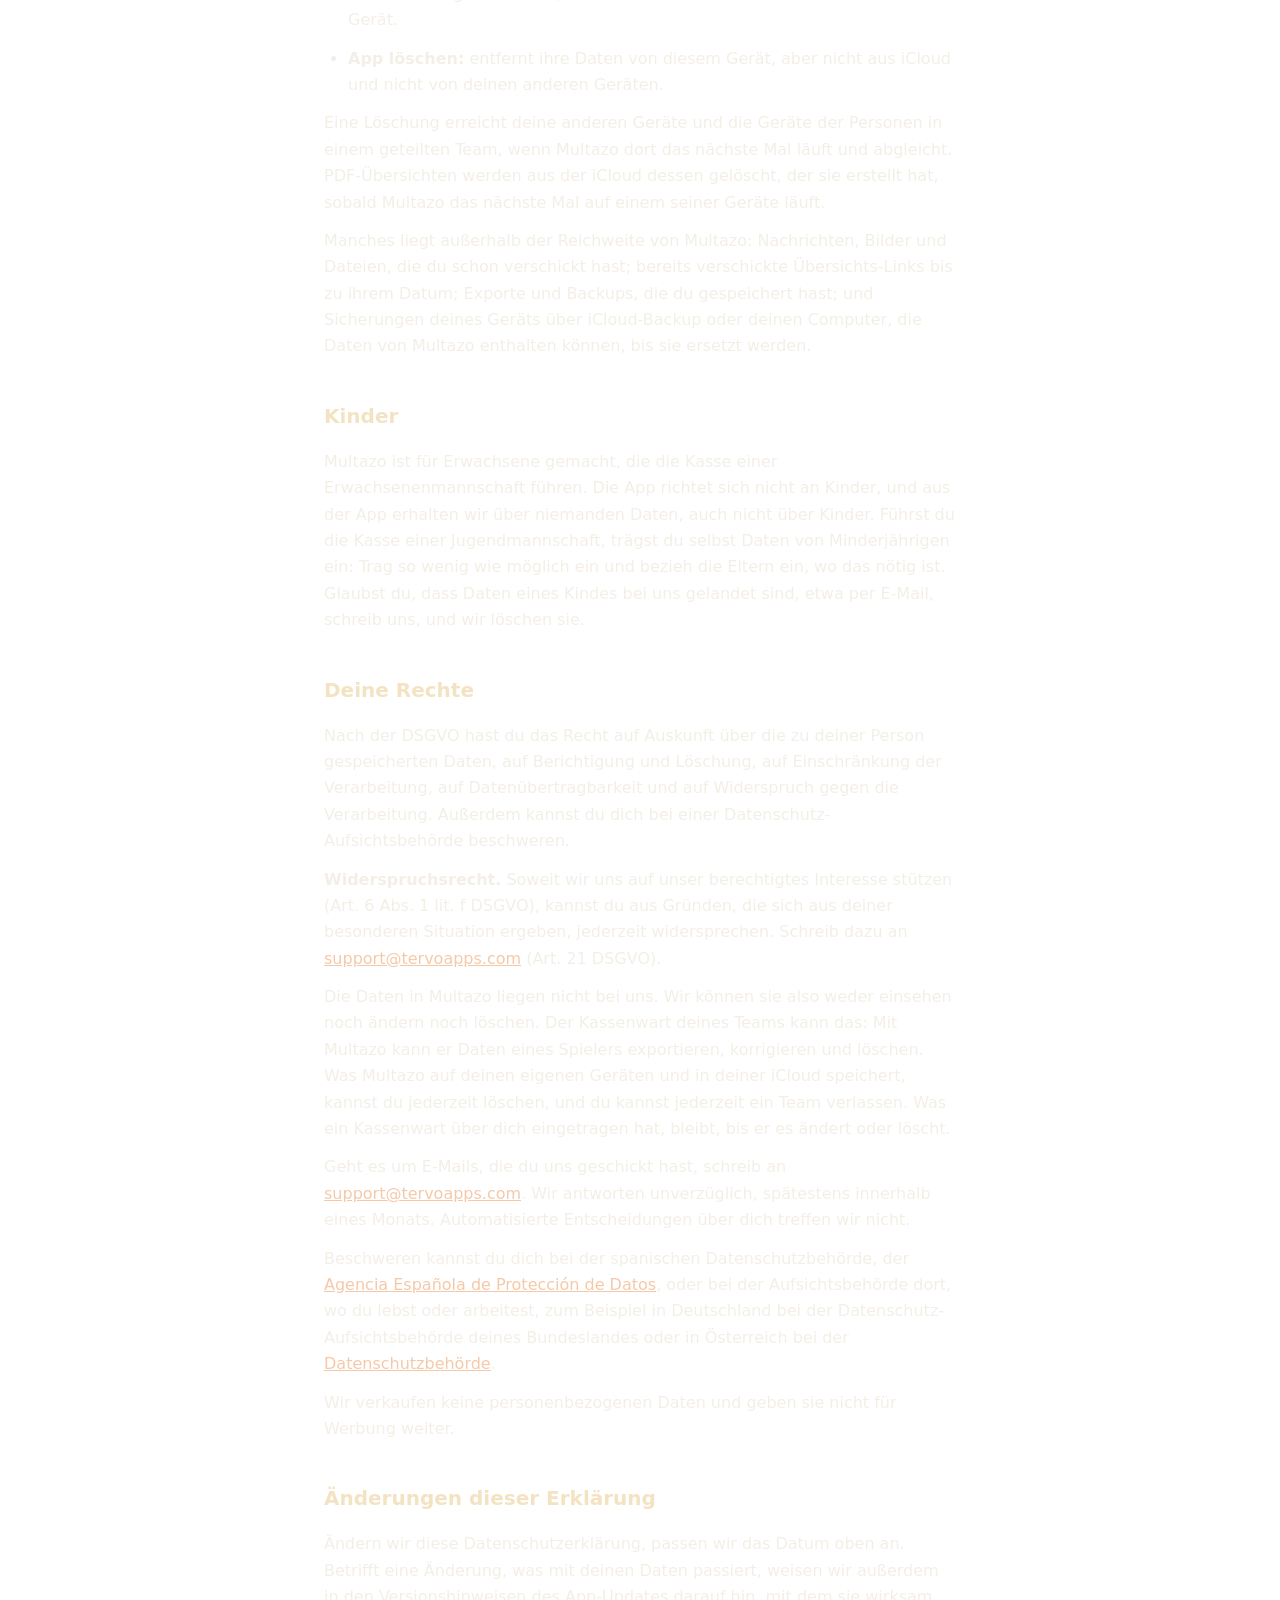
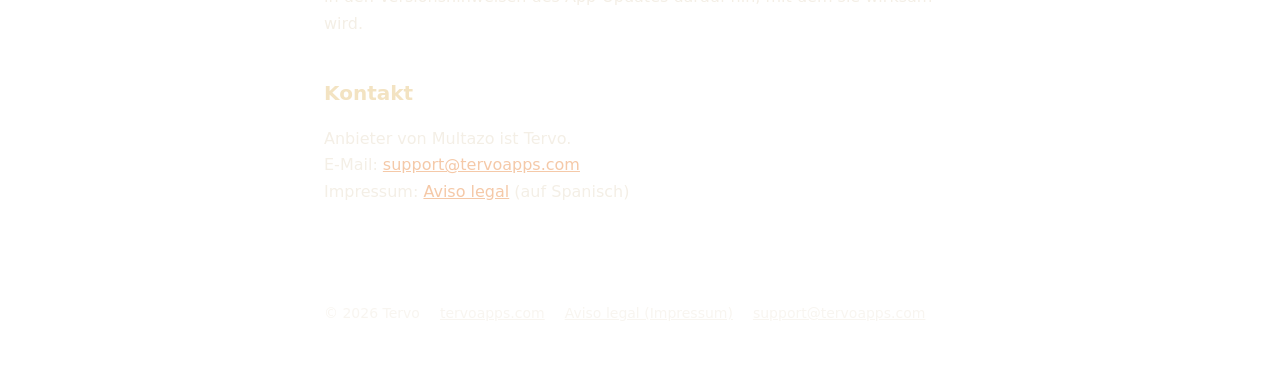
<file: multazo/privacy/de/index.html>
<!doctype html>
<html lang="de">
<head>
    <meta charset="utf-8">
    <meta name="viewport" content="width=device-width, initial-scale=1">
    <title>Datenschutzerklärung für Multazo</title>
    <meta name="description" content="Datenschutzerklärung für Multazo: Team Fines &amp; Subs von Tervo. Aus der App erhalten wir keine Daten. Es gibt kein Konto und keinen Server von uns, und in der App keine Nutzungsanalyse, kein Tracking und keine Werbung. Die Daten deines Teams bleiben auf deinen Geräten und in iCloud.">
    <link rel="alternate" hreflang="en" href="https://tervoapps.com/multazo/privacy/">
    <link rel="alternate" hreflang="de" href="https://tervoapps.com/multazo/privacy/de/">
    <link rel="stylesheet" href="/assets/style.css">
    <link rel="icon" type="image/png" href="/assets/favicon.png">
    <link rel="apple-touch-icon" href="/assets/apple-touch-icon.png">
</head>
<body>
    <div class="page privacy">
        <header class="site">
            <a class="wordmark" href="/">TERVO</a>
            <nav>
                <a href="/multazo/privacy/" hreflang="en" lang="en">English</a>
                <a href="/#support">Support</a>
            </nav>
        </header>

        <main>
            <h1>Datenschutzerklärung für Multazo</h1>
            <p class="updated"><strong>Stand: 13. November 2026</strong></p>

            <p>Multazo (im App Store „Multazo: Team Fines &amp; Subs“) ist eine App für
            Kassenwarte (in Österreich: Kassiere) von Amateurmannschaften. Sie hält Strafen,
            Beiträge, Zahlungen und Ausgaben fest und zeigt, was bei jedem Spieler noch offen
            ist. Die Spieler zahlen direkt an den Kassenwart, zum Beispiel bar, per Überweisung
            oder mit PayPal. Über Multazo fließt nie Geld, und die App ist mit keinem Bank- oder
            Zahlungskonto verbunden.</p>

            <p>Hier steht, was mit den Daten in Multazo passiert. Die Erklärung richtet sich an
            Kassenwarte und an Spieler.</p>

            <div class="support-box">
                <p><strong>Kurz gesagt</strong></p>
                <ul>
                    <li>Du legst bei uns kein Konto an, und wir haben keinen Server. Was du in
                    Multazo einträgst, bekommen wir nicht, und wir können es auch nicht
                    sehen.</li>
                    <li>In der App gibt es keine Nutzungsanalyse, kein Tracking und keine
                    Werbung. Apple liefert uns Download-, Verkaufs- und Aboberichte, dazu
                    Absturzberichte und Nutzungsstatistiken, wenn du zugestimmt hast, sie mit
                    App-Entwicklern zu teilen. Nichts davon enthält deinen Namen, deine E-Mail-Adresse
                    oder deine Zahlungsdaten.</li>
                    <li>Die Teams, die du anlegst, liegen auf deinen Geräten und, wenn du iCloud
                    nutzt, in deinem eigenen iCloud-Account, den Apple betreibt. Ein Team, das
                    jemand mit dir teilt, bleibt in dessen iCloud.</li>
                    <li>Teilt ein Kassenwart ein Team, hat jeder, den er hineinlässt, alle
                    Einträge des Teams auf seinen Geräten, dazu die Namen und die
                    E-Mail-Adressen der Apple Accounts aller im Team.</li>
                    <li>Nachrichten, Bilder und Dateien verlassen Multazo nur, wenn du sie selbst
                    verschickst. Eine Übersicht, die du als Link schickst, wird vorher in deiner
                    iCloud abgelegt.</li>
                </ul>
            </div>

            <h2 id="who">Wer verantwortlich ist</h2>
            <p>Anbieter von Multazo ist Tervo, die Geschäftsbezeichnung von Ivan Samoilov,
            Einzelunternehmer (empresario individual) in Spanien, Carrer de Floridablanca 68,
            Coworking Local 9F, 08015 Barcelona, Spanien. Du erreichst uns unter
            <a href="mailto:support@tervoapps.com">support@tervoapps.com</a>. Unsere
            Steuernummer steht in unserem <a href="/aviso-legal/">Impressum</a> (auf
            Spanisch).</p>
            <p>Für die personenbezogenen Daten, die wir selbst erhalten, sind wir der
            Verantwortliche im Sinne der Datenschutz-Grundverordnung (DSGVO). Aus der App
            erhalten wir keine. Personenbezogene Daten erreichen uns nur per E-Mail, wenn du uns
            schreibst (siehe <a href="#contact-us">Wenn du uns schreibst</a>), und
            möglicherweise über die App-Store-Berichte von Apple (siehe
            <a href="#apple">Apple</a>). Besuchst du diese Website, speichert unser Webhoster
            deine IP-Adresse (siehe <a href="#website">Diese Website</a>).</p>

            <h2 id="stored">Was Multazo speichert</h2>
            <p>Multazo speichert deine Teams in einer Datenbank auf deinem Gerät:</p>
            <ul>
                <li>Angaben zum Team, etwa Name, Sportart, Land, Währung und Kassenziel;</li>
                <li>Spieler: den Namen oder Spitznamen, den der Kassenwart einträgt;</li>
                <li>den Strafenkatalog und alle Einträge: Strafen, Beiträge, Zahlungen,
                Ausgaben und Korrekturen, jeweils mit Datum, Betrag und optional einer
                Notiz;</li>
                <li>an welchen Tagen der Kassenwart jedem Spieler eine Erinnerung geschickt hat,
                und welche Einträge schon in einer Zusammenfassung fürs Team standen;</li>
                <li>die Zahlungsdaten des Kassenwarts für die Spieler: IBAN, Name des
                Kontoinhabers, Verwendungszweck, PayPal-Benutzername, Zahllink und weitere
                Zahlungswege, die der Kassenwart einträgt, etwa eine Bizum-Nummer;</li>
                <li>Telefonnummern der Spieler und private Notizen zu Spielern, die nur der
                Kassenwart hat;</li>
                <li>deine Einstellungen, zum Beispiel die Trainingstage für Erinnerungen.</li>
            </ul>
            <p>Jeder Eintrag und jede Erinnerung trägt außerdem einen Zufallscode, den Multazo
            bei der Installation auf einem Gerät erzeugt. Er wird nicht aus deinem Namen,
            deinem Apple Account oder deinem Gerät abgeleitet, und alle in einem geteilten Team
            können ihn erhalten. Multazo erkennt daran, auf welchem Gerät etwas eingetragen
            wurde, zum Beispiel um dir Bescheid zu geben, wenn ein Eintrag von dir nicht
            gespeichert wurde.</p>
            <p>Bist du bei iCloud angemeldet, gleicht Multazo deine Teams über Apples iCloud
            (CloudKit) mit deinen anderen Geräten unter demselben Apple Account ab. Die Teams,
            die du anlegst, liegen dann in deinem iCloud-Account und werden auf deinen
            iCloud-Speicher angerechnet. Bist du nicht angemeldet, bleiben sie auf dem
            Gerät.</p>
            <p>Nutzt du Multazo als Spieler, merkt sich deine iCloud außerdem, welcher Spieler
            im Team du bist, damit deine anderen Geräte es auch wissen.</p>
            <p>Meldest du dich bei iCloud ab oder wechselst du zu einem anderen Apple Account,
            entfernt Multazo die Teams dieses Accounts vom Gerät; in iCloud bleiben sie
            erhalten. Vorher legt Multazo auf dem Gerät eine Sicherungskopie an: mit den
            Einträgen, die noch nicht hochgeladen waren, und einer Kopie jedes Teams, das dir
            gehört, auch mit Telefonnummern der Spieler und privaten Notizen. Meldest du dich
            wieder mit demselben Account an, ergänzt Multazo die fehlenden Einträge und löscht
            die Kopie. Meldet sich auf dem Gerät jemand mit einem anderen Account an, bleibt
            die Kopie erhalten, bis sie dort als neues Team wiederhergestellt oder in Multazo
            gelöscht wird. Noch nicht hochgeladene Änderungen an bestehenden Einträgen können
            trotzdem verloren gehen.</p>
            <p><strong>Davon bekommen wir nichts.</strong> Multazo schickt deine Daten nicht an
            uns. Sie gehen nur in deine eigene iCloud und, wenn ein Team geteilt ist, an die
            Personen darin. Wir haben keinen Server und keinen Zugriff auf die Daten in deiner
            iCloud.</p>

            <h2 id="permissions">Berechtigungen</h2>
            <ul>
                <li><strong>Kontakte:</strong> Um Spieler aus deinen Kontakten hinzuzufügen,
                öffnet iOS seine Kontaktauswahl. Multazo bekommt nur die Kontakte, die du
                auswählst, und übernimmt von jedem den vollen Namen und eine Telefonnummer. Auf
                dein übriges Adressbuch hat die App keinen Zugriff.</li>
                <li><strong>Fotos:</strong> Multazo kann ein Bild in deiner Fotomediathek
                sichern, wenn du das möchtest. Deine Fotos sehen kann die App nicht. Diese
                Erlaubnis kannst du jederzeit in der Einstellungen-App unter Multazo
                zurücknehmen.</li>
                <li><strong>Mitteilungen:</strong> Multazo fragt, bevor es dir Mitteilungen
                schickt (siehe <a href="#notifications">Mitteilungen</a>).</li>
            </ul>

            <h2 id="treasurers">Wenn du Kassenwart bist</h2>
            <p>Mit Multazo trägst du Daten über andere Menschen ein: die Namen deiner Spieler,
            vielleicht ihre Telefonnummern, und was ihnen berechnet wurde und was sie gezahlt
            haben. Du entscheidest, was du einträgst und mit wem du es teilst. Diese Daten
            erreichen uns nie, deshalb können wir sie weder einsehen noch für dich ändern oder
            löschen. Gilt das Datenschutzrecht für die Art, wie du oder dein Verein die
            Mannschaftskasse führt, liegt die Verantwortung für diese Daten bei dir oder deinem
            Verein.</p>
            <p>Ein paar Tipps:</p>
            <ul>
                <li>Ein Vorname oder Spitzname reicht. Aus deinen Kontakten übernimmt Multazo
                den vollen Namen; du kannst ihn kürzen.</li>
                <li>Sag deinem Team, dass du die Kasse mit Multazo führst, zum Beispiel mit
                einem Link auf diese Seite. Diese Seite erklärt die App; Informationen, die dein
                Verein seinen Mitgliedern schuldet, ersetzt sie nicht.</li>
                <li>Schreib keine Gesundheitsdaten oder andere sensible Angaben in Notizen.
                Notizen zu Einträgen sieht jeder, mit dem du das Team teilst. Private Notizen zu
                einem Spieler bleiben bei dir, auf deinen Geräten und in deiner iCloud.</li>
                <li>Will ein Spieler, dass du seine Daten korrigierst oder entfernst, kannst du
                ihn umbenennen oder löschen (siehe <a href="#deleting">Wie lange Daten
                bleiben</a>).</li>
            </ul>

            <h2 id="players">Wenn du Spieler bist</h2>
            <p>Was in Multazo über dich steht, entscheidet dein Kassenwart, nicht wir. Wir
            sehen die Daten deines Teams nicht. Möchtest du sie einsehen oder etwas daran
            korrigieren oder löschen lassen, wende dich bitte an deinen Kassenwart.</p>
            <p>Löscht ein Kassenwart einen Spieler, ersetzt Multazo den Namen durch
            „Ehemaliges Mitglied“ mit einer Nummer, löscht Telefonnummer und private Notizen
            und leert die Notizen zu den Einträgen dieses Spielers. Die Beträge bleiben stehen,
            damit der Kassenstand des Teams stimmt.</p>
            <p>Lässt dich der Kassenwart in der App ins Team, gilt für dich auch der nächste
            Abschnitt.</p>

            <h2 id="sharing">Ein Team teilen</h2>
            <p>Ein geteiltes Team liegt im iCloud-Account des Kassenwarts, der es angelegt hat.
            Die anderen sehen es über die iCloud-Freigabe.</p>
            <p><strong>Spieler einladen.</strong> Der Kassenwart verschickt einen
            Einladungslink, zum Beispiel in den Teamchat. Wer den Link öffnet, kann um Zugang
            bitten; iOS weist dabei darauf hin, dass der Kassenwart die E-Mail-Adresse sieht.
            In Multazo sieht der Kassenwart dann den Namen und die E-Mail-Adresse oder
            Telefonnummer des anfragenden Apple Accounts und nimmt jede Anfrage an oder lehnt
            sie ab. Ins Team kommt nur, wer angenommen wird. Angenommene Personen können das
            Team nur ansehen, nicht ändern. Ist jemand im Team, erhalten auch alle anderen im
            Team seinen Namen und seine E-Mail-Adresse (siehe unten). Als Kassenwart nimm bitte
            nur Leute an, die du kennst.</p>
            <p><strong>Was alle im geteilten Team bekommen.</strong> Jeder im geteilten Team
            hat das ganze Team auf seinen Geräten: die Namen aller Spieler, alle Einträge mit
            Beträgen und Notizen, die Erinnerungsdaten, die Einstellungen des Teams und die
            Zahlungsdaten des Kassenwarts. Das gilt auch dann, wenn Multazo einem Spieler nur
            seinen eigenen Stand anzeigt: Die Einstellung „Spieler sehen die ganze Tabelle“
            ändert, was die App anzeigt, nicht, was auf den Geräten der Spieler gespeichert
            ist. Telefonnummern und private Notizen zu Spielern werden nie geteilt.</p>
            <p><strong>Namen und E-Mail-Adressen.</strong> iCloud führt die Liste der Personen
            in einem geteilten Team, mit dem Namen und der E-Mail-Adresse oder Telefonnummer
            ihres Apple Accounts, auch der des Kassenwarts. Diese Liste gehört zur Freigabe und
            landet deshalb auf den Geräten aller im Team, auch der Spieler. In Multazo sehen
            Spieler nur den Namen des Kassenwarts. Der Kassenwart sieht Namen und
            E-Mail-Adressen der Personen mit Zugang und derer, die anfragen, und das Journal
            zeigt, wer einen Eintrag gemacht hat. Multazo liest diese Angaben beim Anzeigen aus
            iCloud und behält keine Kopie in seinen eigenen Daten, Dateien oder Backups.
            Außerdem versieht iCloud jeden Eintrag mit einer internen Kennung des Apple
            Accounts, der ihn angelegt hat.</p>
            <p><strong>Co-Kassenwart (Pro).</strong> Ein Kassenwart kann genau einen
            Co-Kassenwart einladen. Er kann ebenfalls Einträge erfassen und korrigieren,
            Spieler hinzufügen und den Strafenkatalog bearbeiten. Zum Einladen tippt der
            Kassenwart die E-Mail-Adresse des Apple Accounts dieser Person ein. Multazo nutzt
            sie nur, um die Person in iCloud zu finden, und speichert sie nicht selbst; iCloud
            führt sie als Teil der Freigabe.</p>
            <p><strong>Team verlassen und Zugang entziehen.</strong> Spieler und Co-Kassenwart
            können in Multazo ein Team verlassen; das Team verschwindet dann von ihren Geräten.
            Der Kassenwart kann jedem den Zugang entziehen. Was der Kassenwart über einen
            Spieler eingetragen hat, bleibt im Team.</p>

            <h2 id="sending">Nachrichten, Zusammenfassungen und Dateien, die du verschickst</h2>
            <p>Multazo bereitet Texte, Bilder und Dateien vor. Verschicken musst du sie selbst,
            an wen du willst, über das Teilen-Menü von iOS oder direkt in WhatsApp oder
            Nachrichten:</p>
            <ul>
                <li>eine Erinnerung an einen Spieler: sein Name, was noch offen ist und wie er
                zahlen kann (IBAN, PayPal; mit Pro auch ein Zahllink mit Betrag und ein QR-Code
                für Banking-Apps). Für eine Erinnerung per WhatsApp oder SMS übergibt Multazo
                die Telefonnummer des Spielers und den Text an WhatsApp oder an das
                Nachrichtenfenster von iOS;</li>
                <li>eine Zusammenfassung für den Teamchat, als Bild und Text: Namen und Beträge
                der Spieler und, wenn du sie einschaltest, die Gründe;</li>
                <li>mit Pro: das Bild „Top-Sponsoren“ (die Spieler, die am meisten eingezahlt
                haben, meist fünf und bei Gleichstand mehr, mit ihren Beträgen und der Summe des
                Teams), eine PDF-Übersicht für einen Spieler und einen Kassenbericht als PDF für
                die Mannschaftssitzung oder die Kassenprüfung, mit Beträgen pro Spieler, aber
                ohne Notizen, Telefonnummern oder Zahlungsdaten;</li>
                <li>für Spieler: eine Nachricht an den Kassenwart, dass du bezahlt hast, und
                eine Empfehlung von Multazo an einen Kassenwart.</li>
            </ul>
            <p>Was du verschickt hast, liegt bei der App oder dem Dienst, den du dafür benutzt
            hast, und dort gilt die jeweilige Datenschutzerklärung. Multazo kann es nicht
            zurückholen. Wir bekommen nie eine Kopie.</p>
            <p>Die Bezahlknöpfe in der Spieleransicht öffnen PayPal oder lassen den Spieler die
            IBAN kopieren. Was dort passiert, ist Sache zwischen dem Spieler und PayPal oder
            seiner Bank.</p>

            <h2 id="statement-links">Übersicht per Link (Pro)</h2>
            <p>Mit Pro kann ein Kassenwart einem Spieler seine Übersicht als Link statt als
            Datei schicken. Das bedeutet:</p>
            <ul>
                <li>Das PDF speichert Apple in der iCloud des Kassenwarts, der es erstellt
                hat.</li>
                <li>Jeder, der den Link hat, kann das PDF ab der Erstellung 30 Tage lang öffnen
                und herunterladen, mindestens bis zu dem Datum, das in der Nachricht steht. Das
                gilt auch für alle, an die der Spieler den Link weiterleitet. Zum Öffnen braucht
                man keinen Apple Account.</li>
                <li>Der Kassenwart kann den Link vorher nicht zurückziehen. Löscht er den
                Spieler, das Team oder alle Daten, verschwindet das PDF aus seiner iCloud; ein
                schon verschickter Link kann sich aber bis zu seinem Datum noch öffnen
                lassen.</li>
                <li>Das PDF enthält den Namen des Teams, den Namen des Spielers, seine offenen
                Strafen und Beträge und die Zahlungsdaten, die der Kassenwart eingetragen hat:
                IBAN, Name des Kontoinhabers, Verwendungszweck, PayPal-Benutzername, Zahllink und
                weitere eingetragene Zahlungswege (etwa eine Bizum-Nummer), dazu einen QR-Code
                für Banking-Apps, wenn er für das Team eingeschaltet ist. Telefonnummern von
                Spielern und Notizen stehen nicht darin.</li>
                <li>Der Dateiname (Team, Spieler, Datum) ist Teil des Links. Wer den Link in
                einem Chat sieht, kann den Dateinamen also lesen, ohne den Link zu öffnen.</li>
                <li>Die Download-Seite zeigt den Dateinamen, nicht den Namen oder den Apple
                Account des Kassenwarts. Der Link enthält außerdem den Namen von Multazos
                Speicherbereich in iCloud.</li>
                <li>31 Tage nach der Erstellung löscht Multazo das PDF aus der iCloud des
                Kassenwarts, der es erstellt hat, sobald Multazo das nächste Mal auf einem seiner
                Geräte geöffnet wird.</li>
            </ul>
            <p>Der Kassenwart kann die Übersicht auch als Datei schicken. Dann gilt dasselbe wie
            für jede andere Datei, die du verschickst.</p>

            <h2 id="notifications">Mitteilungen</h2>
            <ul>
                <li>Erinnerungen für den Kassenwart, etwa „Heute Strafen?“ an Trainingstagen
                oder zum Monatsende die Erinnerung an ein Backup, plant dein Gerät
                selbst.</li>
                <li>In einem geteilten Team kann Multazo dich auf neue Einträge hinweisen und
                dem Kassenwart Bescheid geben, wenn sich ändert, wer das Team sehen kann. Diese
                Mitteilungen verschickt Apples iCloud über den Push-Dienst von Apple. Ihr Text
                ist fest vorgegeben und enthält keine Namen und keine Beträge.</li>
                <li>Multazo fragt vorher um deine Erlaubnis. Du kannst Mitteilungen jederzeit in
                der Einstellungen-App ausschalten.</li>
            </ul>
            <p>Wir haben keinen Server, der Mitteilungen verschickt, und bekommen das
            Push-Token deines Geräts nie.</p>

            <h2 id="widgets">Widgets</h2>
            <p>Das Spieler-Widget zeigt deinen eigenen Stand. Das Kassenwart-Widget (Pro) zeigt
            den Kassenstand, was noch offen ist und die bis zu drei Spieler, bei denen am
            meisten offen ist. Widgets lesen eine kleine Datei, die Multazo auf deinem Gerät
            ablegt; verschickt wird dabei nichts. Wer deinen Bildschirm sieht, kann lesen, was
            ein Widget zeigt. Multazo leert diese Datei, wenn du ein Team verlässt, alle Daten
            löschst oder den iCloud-Account wechselst.</p>

            <h2 id="backups">Exporte und Backups</h2>
            <p>Ein Kassenwart kann das Journal als CSV-Datei exportieren (Namen, Einträge,
            Beträge und Notizen) und eine Backup-Datei eines Teams erstellen. Ein Backup des
            Kassenwarts enthält das ganze Team, auch die Telefonnummern der Spieler und private
            Notizen. Namen oder E-Mail-Adressen der Personen, mit denen das Team geteilt ist,
            stehen nicht darin: Zu jedem Eintrag steht nur, ob ihn der Kassenwart oder ein
            Co-Kassenwart gemacht hat. Diese Dateien haben kein Passwort. Wo du sie speicherst
            oder hinschickst, entscheidest du; bewahre sie also sicher auf. Importierst du ein
            Backup, entsteht ein neues Team.</p>

            <h2 id="purchases">Käufe</h2>
            <p>Multazo Pro wird von Apple über den App Store verkauft, als Jahresabo mit
            kostenlosem erstem Monat oder als Einmalkauf. Apple wickelt die Zahlung ab und ist
            für die Daten dabei verantwortlich. Deine Zahlungsdaten, deinen Namen oder deinen
            Apple Account sehen wir nie.</p>
            <p>Auf deinem Gerät erfährt Multazo von Apple, ob du Pro hast; beim Abo außerdem,
            für welchen Zeitraum es gilt, ob es sich verlängert und welchen Preis du gezahlt
            hast; und das Land deines App Stores, nach dem sich die Reihenfolge der Angebote
            richtet. Das bleibt auf deinem Gerät. Trägst du den Preis von Pro als Ausgabe des
            Teams ein, wird daraus ein Eintrag des Teams, den jeder sieht, mit dem das Team
            geteilt ist. Dein Abo verwaltest oder kündigst du in den Einstellungen deines
            App-Store-Accounts.</p>
            <p>Pro gilt auf den Geräten des Apple Accounts, mit dem es gekauft wurde. Spieler
            brauchen kein Pro.</p>

            <h2 id="apple">Apple</h2>
            <p>Für iCloud (Speicher, Abgleich, Freigabe, Übersichts-Links und Mitteilungen) und
            den App Store (Downloads und Käufe) nutzt Multazo die Dienste von Apple. Apple
            verarbeitet diese Daten nach seinen eigenen Bedingungen und seiner
            <a href="https://www.apple.com/de/legal/privacy/">Datenschutzrichtlinie</a>.</p>
            <p>Apple liefert uns Download-Statistiken, auch dazu, wie viele Downloads über Links
            mit einem Kampagnencode kamen, sowie Verkaufs- und Aboberichte, zum Beispiel mit
            Land, Gerätetyp und Datum eines Kaufs oder eines kostenlosen Probemonats, unter
            einer zufälligen Kennung, die Apple dir zuweist und die in allen unseren Apps
            dieselbe ist. Solche Kampagnencodes stecken in den
            App-Store-Links in
            Nachrichten, Zusammenfassungen, Übersichten und Berichten, die Multazo vorbereitet.
            Der Code sagt nur, aus welcher Art von Nachricht ein Link kam, nicht, wer sie
            geschickt hat. Hast du in den Einstellungen deines Geräts zugestimmt, Analysedaten
            mit App-Entwicklern zu teilen, schickt uns Apple außerdem Absturzberichte und
            Nutzungsstatistiken. Nichts davon enthält deinen Namen, deine E-Mail-Adresse oder
            deine Zahlungsdaten, und nach Apples Angaben identifizieren dich seine Statistiken
            nicht. Falls davon doch etwas als personenbezogene Daten gilt, nutzen wir es nur, um
            den Überblick über die Verkäufe zu behalten, Fehler zu beheben und die App zu
            verbessern, auf Grundlage unseres berechtigten Interesses (Art. 6 Abs. 1 lit. f
            DSGVO), sowie für unsere Buchhaltung auf Grundlage unserer Pflichten nach den
            spanischen Steuer- und Buchführungsvorschriften (Art. 6 Abs. 1 lit. c DSGVO). Apple
            bewahrt die Verkaufs- und Aboberichte in App Store Connect ein Jahr
            lang auf (Jahresberichte zehn Jahre lang) und legt fest, wie lange Absturzberichte
            und Nutzungsstatistiken verfügbar bleiben. Einige Verkaufs- und Aboberichte von
            Apple laden wir für unsere Buchhaltung herunter und bewahren sie nur so lange auf,
            wie es die spanischen Steuer- und Buchführungsvorschriften verlangen.</p>

            <h2 id="contact-us">Wenn du uns schreibst</h2>
            <p>Schreibst du an <a href="mailto:support@tervoapps.com">support@tervoapps.com</a>,
            erhalten wir deine E-Mail-Adresse, deinen Namen, falls er in deiner E-Mail steht,
            und deine Nachricht samt Anhängen und den üblichen technischen Angaben einer
            E-Mail, etwa wann sie verschickt wurde. Wir verwenden das nur, um dir zu antworten und dein
            Anliegen zu
            bearbeiten. Rechtsgrundlage ist Art. 6 Abs. 1 lit. b DSGVO, wenn es um die Nutzung
            von Multazo geht, sonst unser berechtigtes Interesse, Nachrichten zu beantworten
            (Art. 6 Abs. 1 lit. f DSGVO). Du musst uns nicht schreiben; für eine Antwort
            brauchen wir aber deine E-Mail-Adresse.</p>
            <p>Unsere Adresse ist ein Weiterleitungsdienst unseres Domain-Registrars Porkbun
            LLC in den USA. Porkbun verarbeitet deine E-Mail in unserem Auftrag und nur, um sie
            weiterzuleiten. Für diese Übermittlung in die USA gelten die
            Standardvertragsklauseln der EU-Kommission aus Porkbuns
            Auftragsverarbeitungsvertrag; eine Kopie bekommst du auf Anfrage. Porkbun leitet
            die E-Mail an unser Gmail-Postfach weiter, das Google Ireland Limited anbietet.
            Google handelt dort als eigener Verantwortlicher nach seinen eigenen Bedingungen
            und seiner Datenschutzerklärung, nicht nach unseren Weisungen. Google kann E-Mails
            auf Servern außerhalb der EU verarbeiten, auch in den USA, und stützt sich dafür
            auf das EU-US Data Privacy Framework und Standardvertragsklauseln.</p>
            <p>Wir löschen E-Mails, sobald wir sie nicht mehr benötigen, spätestens zwei Jahre
            nach unserem letzten Kontakt, es sei denn, wir benötigen sie zur Geltendmachung oder
            Abwehr von Rechtsansprüchen oder müssen sie nach spanischem Steuer- oder
            Handelsrecht länger aufbewahren. Der Verarbeitung auf Grundlage unseres
            berechtigten Interesses kannst du jederzeit widersprechen (siehe
            <a href="#rights">Deine Rechte</a>).</p>

            <h2 id="website">Diese Website</h2>
            <p>Diese Website wird über GitHub Pages von GitHub, Inc. (USA) bereitgestellt.
            Rufst du eine Seite auf, speichert GitHub deine IP-Adresse aus Sicherheitsgründen,
            wie es in seiner
            <a href="https://docs.github.com/de/pages/getting-started-with-github-pages/what-is-github-pages">Dokumentation</a>
            beschreibt. Diese Protokolle erhalten wir nicht. Wie lange sie aufbewahrt werden,
            legt GitHub nach den Kriterien in seiner Datenschutzerklärung fest. Wir nutzen GitHub
            Pages aufgrund
            unseres berechtigten Interesses an einer einfachen und sicheren Website (Art. 6
            Abs. 1 lit. f DSGVO). GitHub gibt in seiner
            <a href="https://docs.github.com/de/site-policy/privacy-policies/github-general-privacy-statement">Datenschutzerklärung</a>
            an, das EU-US Data Privacy Framework einzuhalten. Diese Website verwendet keine
            Cookies und keine Analyse-Tools.</p>

            <h2 id="deleting">Wie lange Daten bleiben und wie du sie löschst</h2>
            <p>Daten in Multazo bleiben, bis du sie löschst:</p>
            <ul>
                <li><strong>Spieler löschen</strong> (Kassenwart): Der Name wird durch
                „Ehemaliges Mitglied“ mit einer Nummer ersetzt; Telefonnummer, private Notizen
                und die Notizen zu seinen Einträgen werden entfernt, seine PDF-Übersichten
                gelöscht. Archivierst du einen Spieler stattdessen, bleibt sein Name
                erhalten.</li>
                <li><strong>Team löschen</strong> (Kassenwart): entfernt das Team, seine
                Freigabe und seine PDF-Übersichten von allen Geräten und aus iCloud; alle im
                Team verlieren es. Vorher bietet Multazo einen Export an.</li>
                <li><strong>Team verlassen</strong> (Spieler oder Co-Kassenwart): entfernt das
                Team von deinen Geräten.</li>
                <li><strong>Alle Daten löschen</strong> (in den Einstellungen der App): löscht
                alle Teams, die dir gehören, samt Freigabe und PDF-Übersichten, verlässt alle
                Teams, denen du beigetreten bist, und entfernt die Daten von Multazo auf deinem
                Gerät.</li>
                <li><strong>App löschen:</strong> entfernt ihre Daten von diesem Gerät, aber
                nicht aus iCloud und nicht von deinen anderen Geräten.</li>
            </ul>
            <p>Eine Löschung erreicht deine anderen Geräte und die Geräte der Personen in einem
            geteilten Team, wenn Multazo dort das nächste Mal läuft und abgleicht.
            PDF-Übersichten werden aus der iCloud dessen gelöscht, der sie erstellt hat, sobald
            Multazo das nächste Mal auf einem seiner Geräte läuft.</p>
            <p>Manches liegt außerhalb der Reichweite von Multazo: Nachrichten, Bilder und
            Dateien, die du schon verschickt hast; bereits verschickte Übersichts-Links bis zu
            ihrem Datum; Exporte und Backups, die du gespeichert hast; und Sicherungen deines
            Geräts über iCloud-Backup oder deinen Computer, die Daten von Multazo enthalten
            können, bis sie ersetzt werden.</p>

            <h2 id="children">Kinder</h2>
            <p>Multazo ist für Erwachsene gemacht, die die Kasse einer Erwachsenenmannschaft
            führen. Die App richtet sich nicht an Kinder, und aus der App erhalten wir über
            niemanden Daten, auch nicht über Kinder. Führst du die Kasse einer
            Jugendmannschaft, trägst du selbst Daten von Minderjährigen ein: Trag so wenig wie
            möglich ein und bezieh die Eltern ein, wo das nötig ist. Glaubst du, dass Daten
            eines Kindes bei uns gelandet sind, etwa per E-Mail, schreib uns, und wir löschen
            sie.</p>

            <h2 id="rights">Deine Rechte</h2>
            <p>Nach der DSGVO hast du das Recht auf Auskunft über die zu deiner Person
            gespeicherten Daten, auf Berichtigung und Löschung, auf Einschränkung der
            Verarbeitung, auf Datenübertragbarkeit und auf Widerspruch gegen die Verarbeitung.
            Außerdem kannst du dich bei einer Datenschutz-Aufsichtsbehörde beschweren.</p>
            <p><strong>Widerspruchsrecht.</strong> Soweit wir uns auf unser berechtigtes
            Interesse stützen (Art. 6 Abs. 1 lit. f DSGVO), kannst du aus Gründen, die sich aus
            deiner besonderen Situation ergeben, jederzeit widersprechen. Schreib dazu an
            <a href="mailto:support@tervoapps.com">support@tervoapps.com</a> (Art. 21
            DSGVO).</p>
            <p>Die Daten in Multazo liegen nicht bei uns. Wir können sie also weder einsehen
            noch ändern noch löschen. Der Kassenwart deines Teams kann das: Mit Multazo kann er
            Daten eines Spielers exportieren, korrigieren und löschen. Was Multazo auf deinen
            eigenen Geräten und in deiner iCloud speichert, kannst du jederzeit löschen, und du
            kannst jederzeit ein Team verlassen. Was ein Kassenwart über dich eingetragen hat,
            bleibt, bis er es ändert oder löscht.</p>
            <p>Geht es um E-Mails, die du uns geschickt hast, schreib an
            <a href="mailto:support@tervoapps.com">support@tervoapps.com</a>. Wir antworten
            unverzüglich, spätestens innerhalb eines Monats. Automatisierte Entscheidungen über
            dich treffen wir nicht.</p>
            <p>Beschweren kannst du dich bei der spanischen Datenschutzbehörde, der
            <a href="https://www.aepd.es/">Agencia Española de Protección de Datos</a>, oder
            bei der Aufsichtsbehörde dort, wo du lebst oder arbeitest, zum Beispiel in
            Deutschland bei der Datenschutz-Aufsichtsbehörde deines Bundeslandes oder in
            Österreich bei der <a href="https://dsb.gv.at/">Datenschutzbehörde</a>.</p>
            <p>Wir verkaufen keine personenbezogenen Daten und geben sie nicht für Werbung
            weiter.</p>

            <h2 id="changes">Änderungen dieser Erklärung</h2>
            <p>Ändern wir diese Datenschutzerklärung, passen wir das Datum oben an. Betrifft
            eine Änderung, was mit deinen Daten passiert, weisen wir außerdem in den
            Versionshinweisen des App-Updates darauf hin, mit dem sie wirksam wird.</p>

            <h2 id="contact">Kontakt</h2>
            <p>Anbieter von Multazo ist Tervo.<br>
            E-Mail: <a href="mailto:support@tervoapps.com">support@tervoapps.com</a><br>
            Impressum: <a href="/aviso-legal/">Aviso legal</a> (auf Spanisch)</p>
        </main>

        <footer>
            <span>© 2026 Tervo</span>
            <a href="/">tervoapps.com</a>
            <a href="/aviso-legal/">Aviso legal (Impressum)</a>
            <a href="mailto:support@tervoapps.com">support@tervoapps.com</a>
        </footer>
    </div>
</body>
</html>
</file>
<file: assets/style.css>
:root {
    --night-top: #0e1230;
    --night-bottom: #241b52;
    --surface: rgba(255, 255, 255, 0.07);
    --surface-border: rgba(255, 255, 255, 0.1);
    --text: #f4efe6;
    --text-secondary: rgba(244, 239, 230, 0.6);
    --peach: #f5c9a8;
    --lavender: #c9b8f0;
    --moon: #f3e3c2;
    --radius-card: 20px;
    --radius-control: 16px;
}

* {
    margin: 0;
    padding: 0;
    box-sizing: border-box;
}

html {
    -webkit-text-size-adjust: 100%;
}

body {
    font-family: ui-rounded, -apple-system, "SF Pro Rounded", system-ui, "Segoe UI", sans-serif;
    background: linear-gradient(180deg, var(--night-top) 0%, var(--night-bottom) 100%);
    background-attachment: fixed;
    color: var(--text);
    line-height: 1.65;
    min-height: 100vh;
}

.page {
    max-width: 680px;
    margin: 0 auto;
    padding: 48px 24px 64px;
}

header.site {
    display: flex;
    align-items: baseline;
    justify-content: space-between;
    margin-bottom: 56px;
}

.wordmark {
    font-size: 22px;
    font-weight: 800;
    letter-spacing: 0.14em;
    color: var(--moon);
    text-decoration: none;
}

header.site nav a {
    color: var(--text-secondary);
    text-decoration: none;
    font-size: 15px;
    margin-left: 20px;
}

header.site nav a:hover {
    color: var(--peach);
}

h1 {
    font-size: clamp(30px, 6vw, 42px);
    font-weight: 800;
    line-height: 1.15;
    letter-spacing: -0.01em;
    margin-bottom: 16px;
}

.lede {
    color: var(--text-secondary);
    font-size: 18px;
    max-width: 46ch;
}

section {
    margin-top: 56px;
}

h2 {
    font-size: 22px;
    font-weight: 700;
    margin-bottom: 16px;
    color: var(--moon);
}

.privacy h2 {
    margin-top: 40px;
    font-size: 20px;
}

.privacy p,
.privacy li {
    margin-bottom: 12px;
    color: var(--text);
}

.privacy ul {
    padding-left: 24px;
    margin-bottom: 12px;
}

.updated {
    color: var(--text-secondary);
    font-size: 15px;
    margin-bottom: 28px;
}

a {
    color: var(--peach);
}

a:hover {
    color: var(--moon);
}

.app-card {
    display: flex;
    gap: 20px;
    align-items: center;
    background: var(--surface);
    border: 1px solid var(--surface-border);
    border-radius: var(--radius-card);
    padding: 24px;
}

.app-card img {
    width: 96px;
    height: 96px;
    border-radius: 22px;
    flex-shrink: 0;
}

.app-card .name {
    font-size: 19px;
    font-weight: 700;
    margin-bottom: 4px;
}

.app-card .blurb {
    color: var(--text-secondary);
    font-size: 15.5px;
    margin-bottom: 10px;
}

.badge-soon {
    display: inline-block;
    font-size: 12.5px;
    font-weight: 700;
    letter-spacing: 0.04em;
    color: var(--night-top);
    background: var(--peach);
    border-radius: 999px;
    padding: 4px 12px;
}

.badge-store {
    display: inline-block;
    font-size: 12.5px;
    font-weight: 700;
    letter-spacing: 0.04em;
    color: var(--night-top);
    background: var(--peach);
    border-radius: 999px;
    padding: 4px 12px;
    text-decoration: none;
}

.badge-store:hover {
    filter: brightness(1.08);
}

.support-box {
    background: var(--surface);
    border: 1px solid var(--surface-border);
    border-radius: var(--radius-card);
    padding: 24px;
}

.support-box p {
    margin-bottom: 8px;
}

.support-box .email {
    font-size: 20px;
    font-weight: 700;
}

footer {
    margin-top: 72px;
    padding-top: 24px;
    border-top: 1px solid var(--surface-border);
    color: var(--text-secondary);
    font-size: 14px;
    display: flex;
    flex-wrap: wrap;
    gap: 8px 20px;
}

footer a {
    color: var(--text-secondary);
}

footer a:hover {
    color: var(--peach);
}

@media (max-width: 480px) {
    .app-card {
        flex-direction: column;
        align-items: flex-start;
    }
}
</file>
